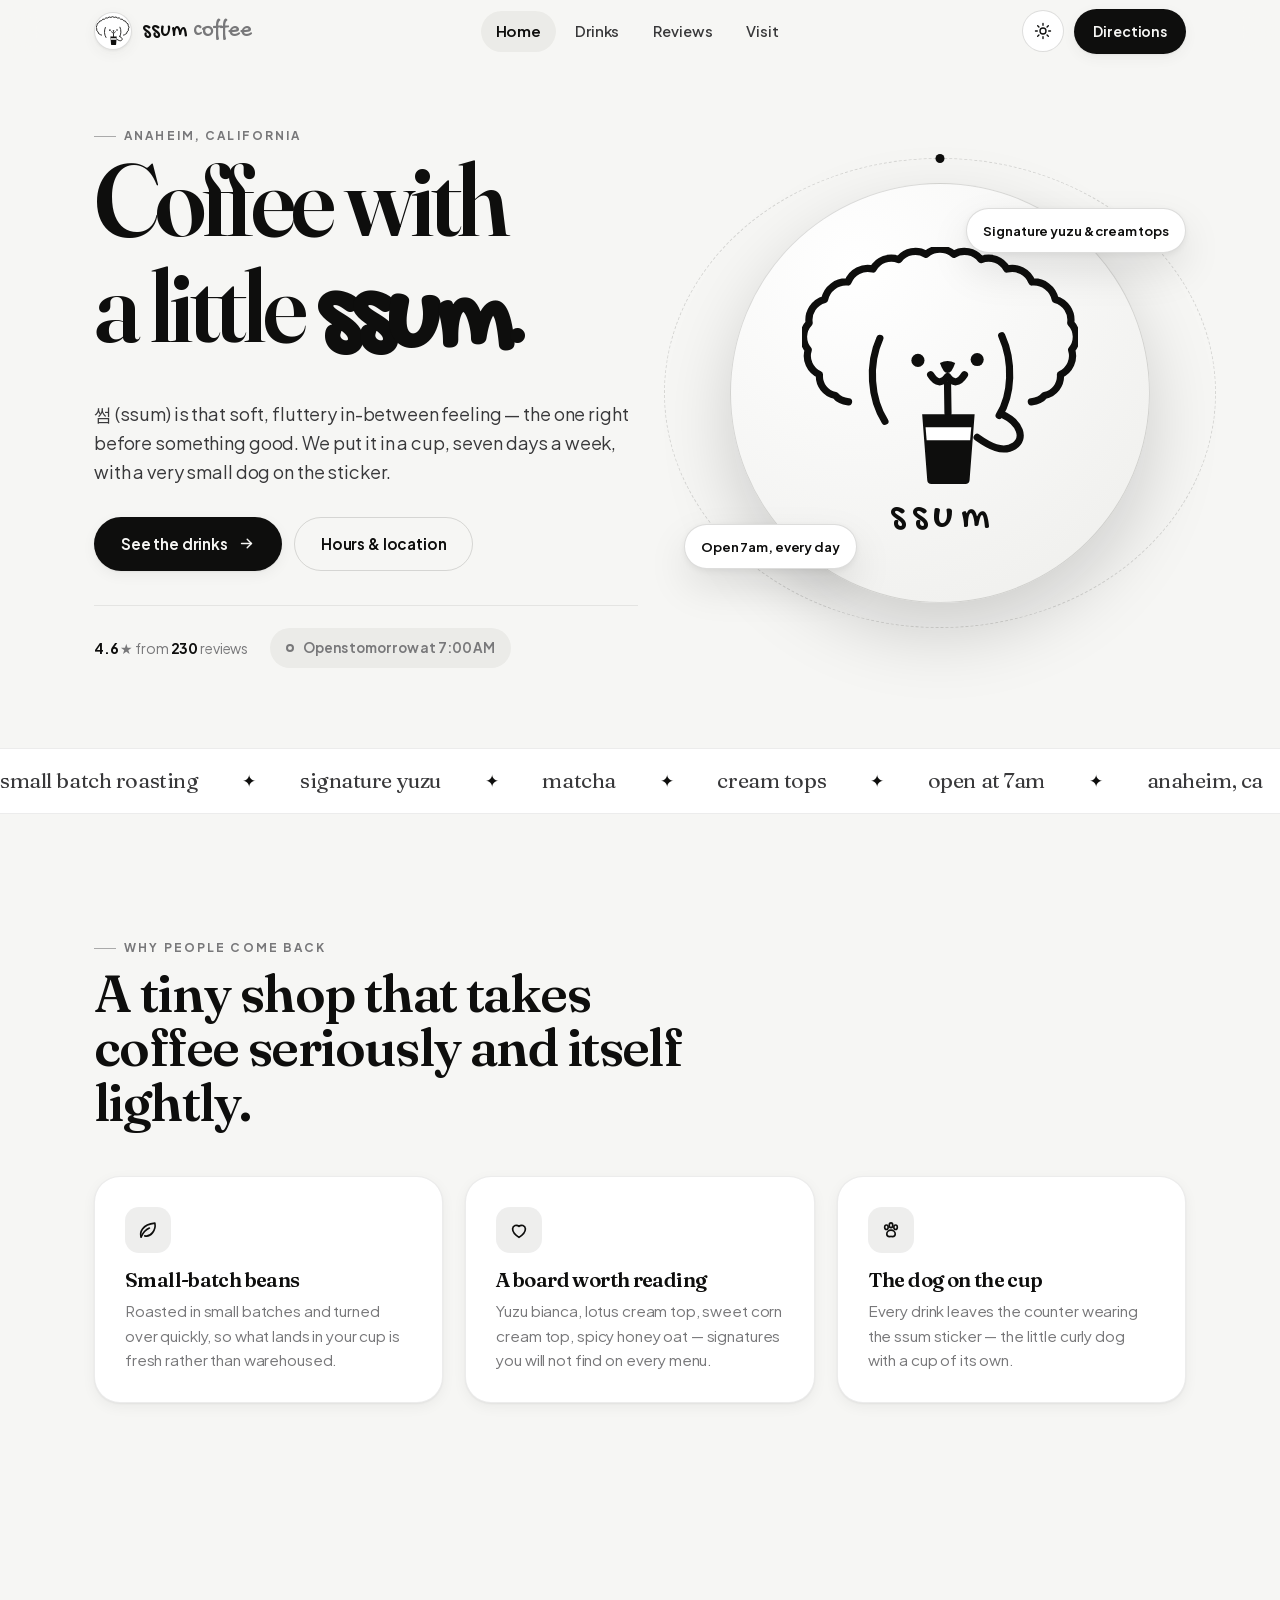
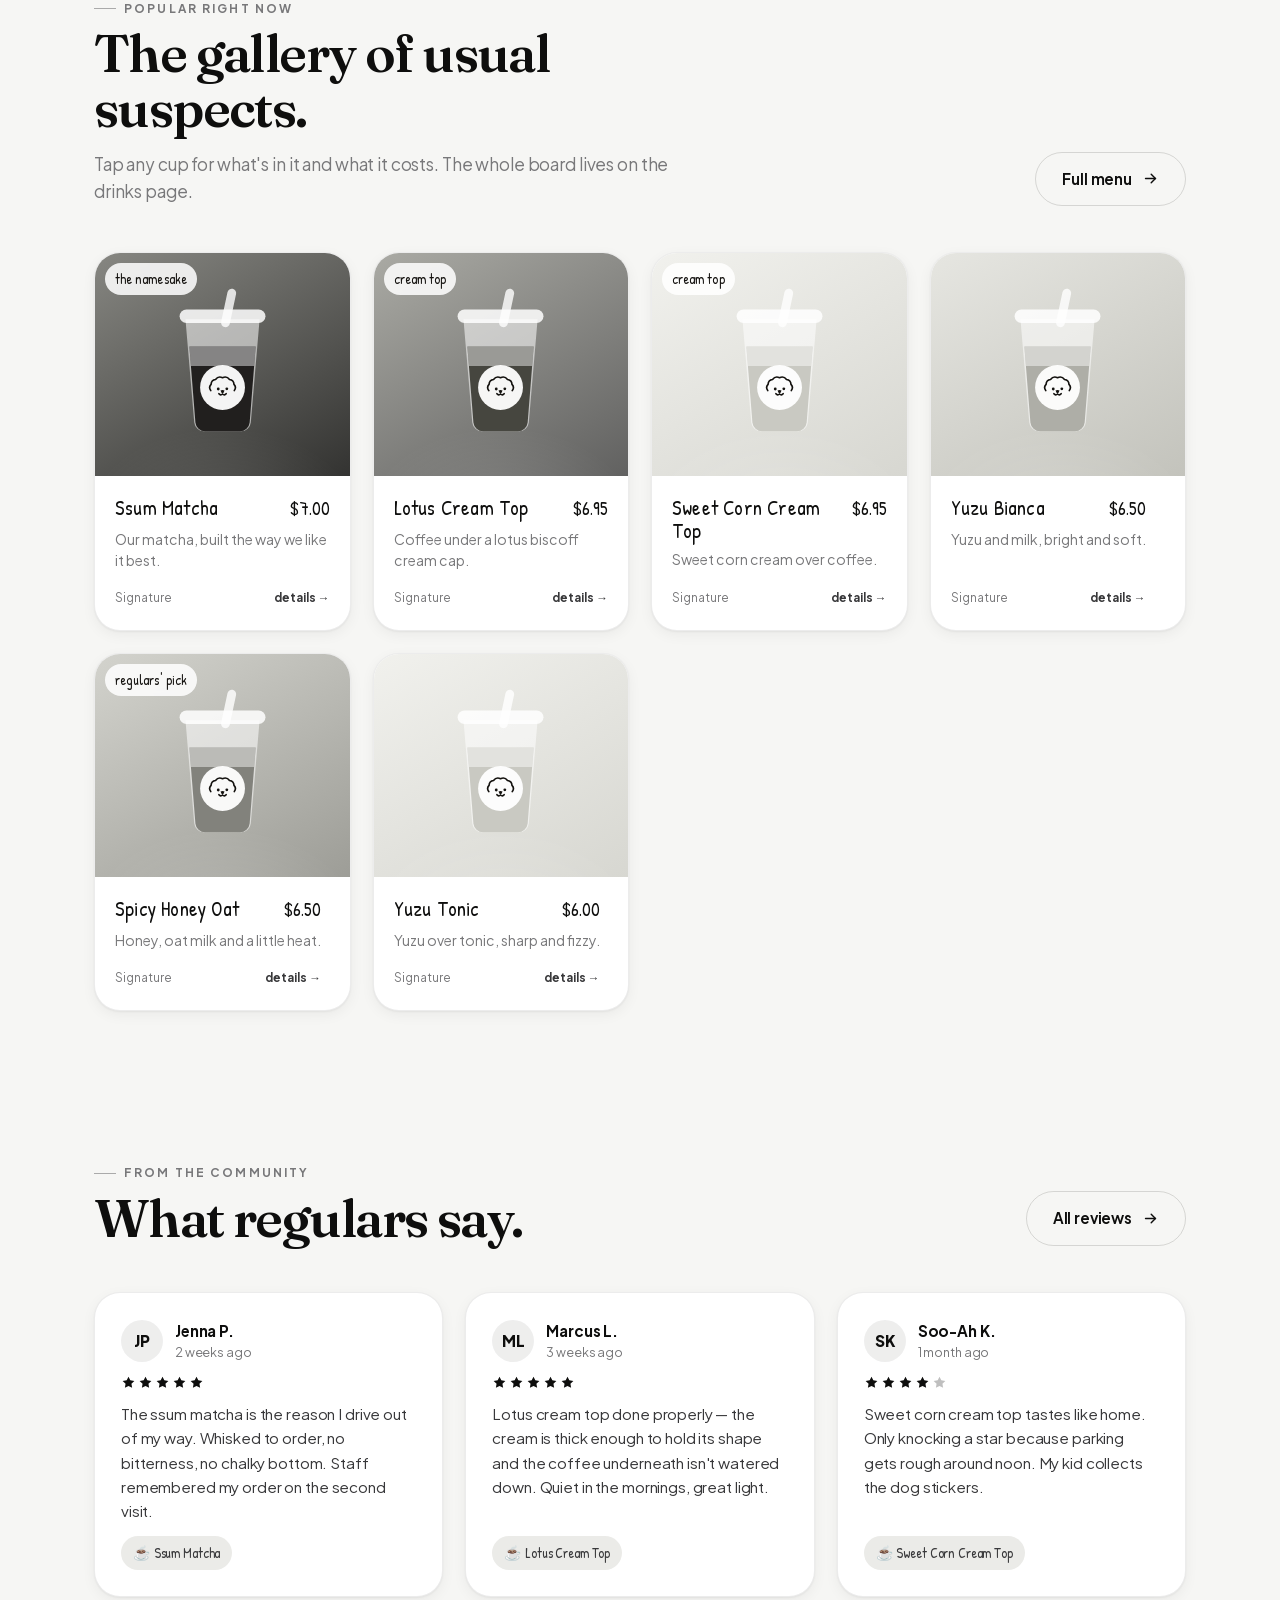
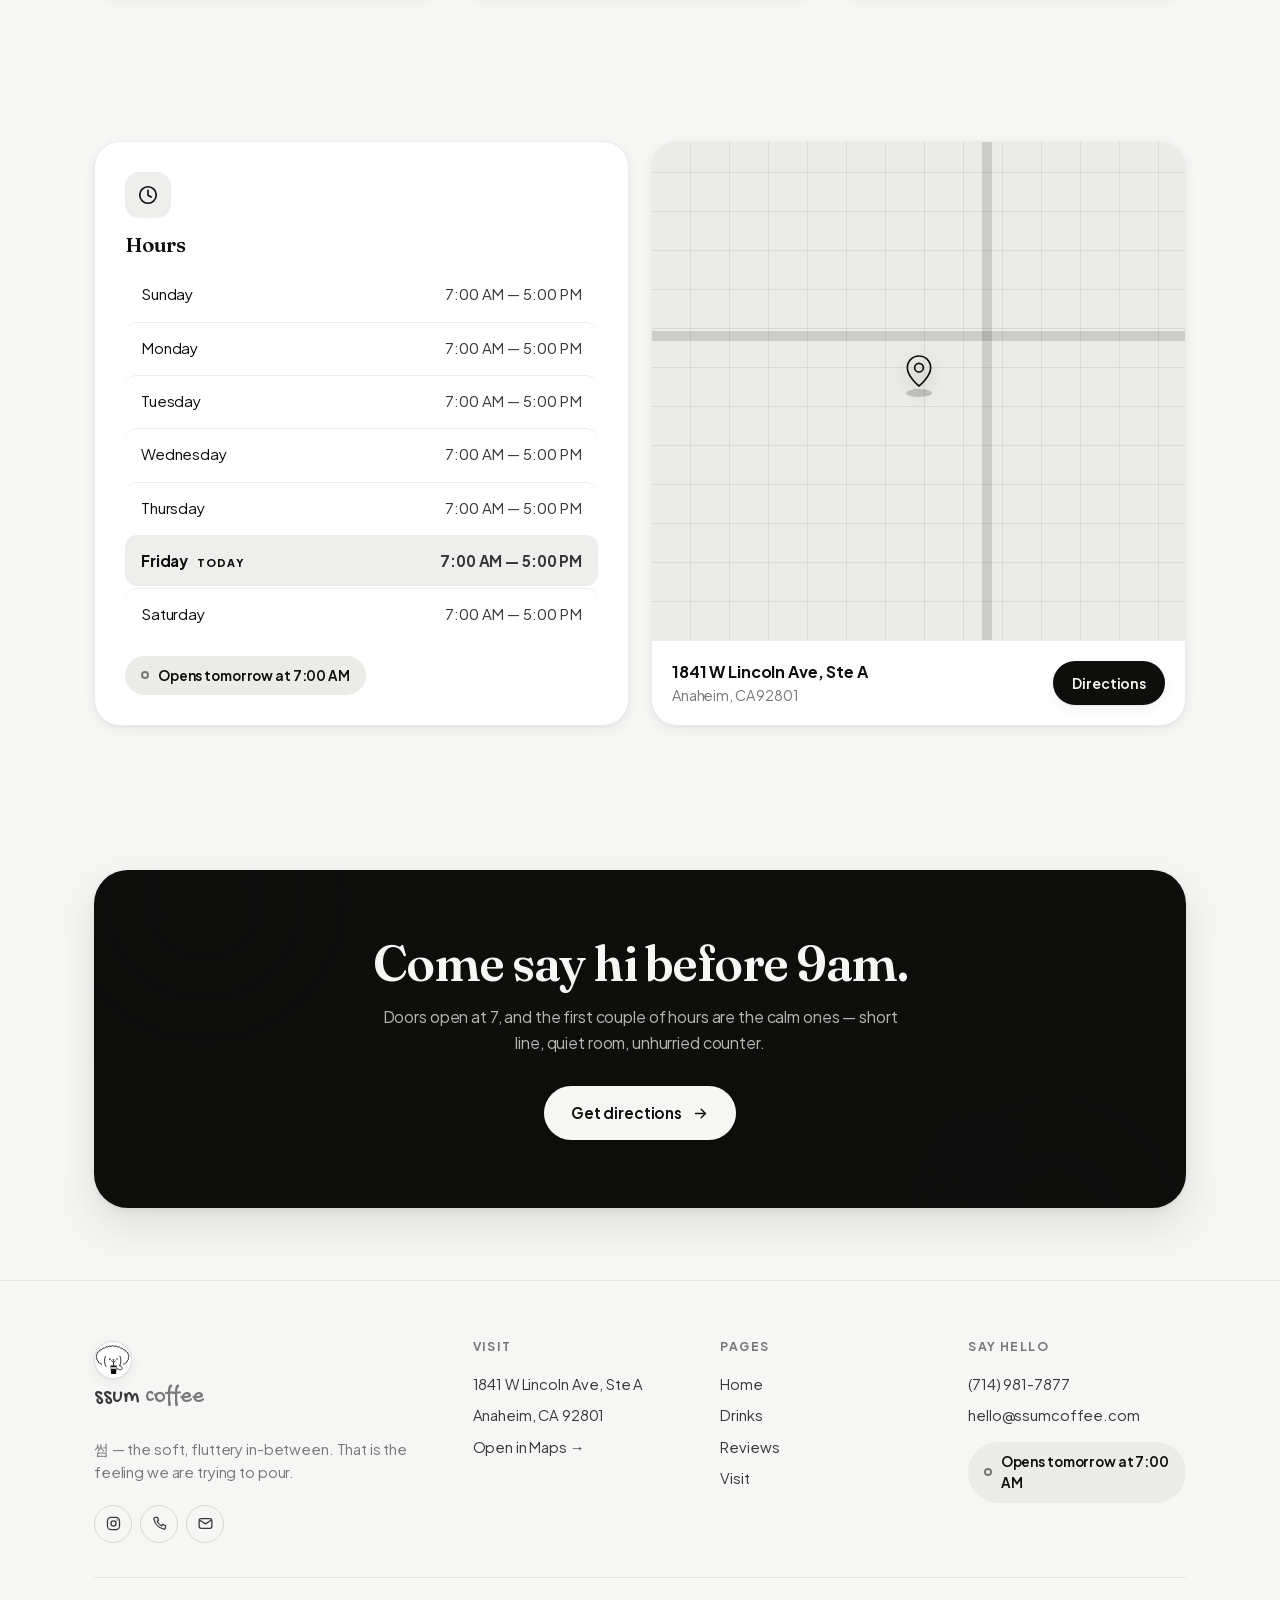
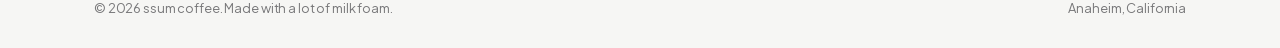
<file: index.html>
<!doctype html>
<html lang="en" data-theme="light">
<head>
  <meta charset="utf-8">
  <meta name="viewport" content="width=device-width, initial-scale=1, viewport-fit=cover">
  <title>ssum coffee — small-batch coffee in Anaheim</title>
  <meta name="description" content="Small-batch coffee, matcha and signature yuzu drinks in Anaheim, CA. Hours, menu and reviews for ssum coffee.">
  <meta name="theme-color" content="#f6f6f4">
  <meta name="apple-mobile-web-app-capable" content="yes">
  <meta name="apple-mobile-web-app-status-bar-style" content="default">
  <meta name="apple-mobile-web-app-title" content="ssum coffee">
  <meta name="format-detection" content="telephone=no">
  <meta property="og:title" content="ssum coffee — small-batch coffee in Anaheim">
  <meta property="og:description" content="Small-batch coffee, matcha and signature yuzu drinks in Anaheim, CA. Hours, menu and reviews for ssum coffee.">
  <meta property="og:type" content="website">
  <link rel="icon" href="assets/img/favicon.svg" type="image/svg+xml">
  <link rel="apple-touch-icon" href="assets/img/favicon.svg">
  <link rel="preload" href="assets/fonts/patrick-hand.woff2" as="font" type="font/woff2" crossorigin>
  <link rel="preload" href="assets/fonts/plus-jakarta-sans.woff2" as="font" type="font/woff2" crossorigin>
  <link rel="stylesheet" href="assets/css/styles.css">
</head>
<body data-page="home">
  <header class="nav">
    <div class="wrap nav__inner">
      <a class="brand" href="index.html" aria-label="ssum coffee — home">
        <span class="brand__mark"><svg xmlns="http://www.w3.org/2000/svg" viewBox="146 150 652 592" role="img" aria-label="ssum coffee dog mark"> <g fill="none" stroke="currentColor" stroke-width="17" stroke-linecap="round" stroke-linejoin="round"> <path d="M 256 516 Q 234 513, 224.9 501.1 A 46.8 46.8 0 0 1 187.2 451.5 A 48.1 48.1 0 0 1 160.8 393.1 A 47.6 47.6 0 0 1 162.9 329.6 A 50.0 50.0 0 0 1 199.4 274.0 A 51.7 51.7 0 0 1 254.7 232.8 A 49.9 49.9 0 0 1 313.9 202.3 A 48.8 48.8 0 0 1 374.9 179.8 A 49.1 49.1 0 0 1 439.1 167.5 A 49.3 49.3 0 0 1 504.9 167.5 A 49.1 49.1 0 0 1 569.1 179.8 A 48.8 48.8 0 0 1 630.1 202.3 A 49.9 49.9 0 0 1 689.3 232.8 A 51.7 51.7 0 0 1 744.6 274.0 A 50.0 50.0 0 0 1 781.1 329.6 A 47.6 47.6 0 0 1 783.2 393.1 A 48.1 48.1 0 0 1 756.8 451.5 A 46.8 46.8 0 0 1 719.1 501.1 Q 710 513, 688 516"/> <!-- cheeks pulled in, so the ears own more of the shape --> <path d="M330 366 C 302 428, 308 508, 342 562"/> <path d="M618 360 C 646 422, 642 500, 612 548"/> <path d="M450 452 Q 470 483, 490 456 Q 510 483, 530 452"/> <path d="M490 476 L 491 543"/> <path d="M620 546 C 662 566, 674 602, 648 620 C 620 638, 588 620, 560 600"/> </g> <g fill="currentColor"> <circle cx="420" cy="418" r="15.5"/> <circle cx="560" cy="416" r="15.5"/> <path d="M472 424 Q 490 415, 508 424 Q 500 448, 490 448 Q 480 448, 472 424 Z"/> <path d="M430 545 h124 l-12 156 a10 10 0 0 1 -10 9 h-80 a10 10 0 0 1 -10 -9 Z"/> </g> <path d="M438 576 h108 l-2.6 31 h-102.8 Z" fill="#fff"/> </svg> </span>
        <span class="brand__name">ssum <span>coffee</span></span>
      </a>
      <nav class="nav__links" aria-label="Primary">
        <a href="index.html" aria-current="page">Home</a>
        <a href="menu.html">Drinks</a>
        <a href="reviews.html">Reviews</a>
        <a href="visit.html">Visit</a>
      </nav>
      <div class="nav__actions">
        <button class="theme-toggle" data-theme-toggle type="button" aria-label="Switch between light and dark"><svg class="icon-sun" viewBox="0 0 24 24" fill="none" stroke="currentColor" stroke-width="1.8" stroke-linecap="round"><circle cx="12" cy="12" r="4"/><path d="M12 2v2.4M12 19.6V22M2 12h2.4M19.6 12H22M4.9 4.9l1.7 1.7M17.4 17.4l1.7 1.7M19.1 4.9l-1.7 1.7M6.6 17.4l-1.7 1.7"/></svg><svg class="icon-moon" viewBox="0 0 24 24" fill="none" stroke="currentColor" stroke-width="1.8" stroke-linecap="round" stroke-linejoin="round"><path d="M20 14.2A8.2 8.2 0 0 1 9.8 4 8.4 8.4 0 1 0 20 14.2z"/></svg></button>
        <a class="btn btn--small" data-maps target="_blank" rel="noopener" href="#">Directions</a>
      </div>
    </div>
  </header>
  <main id="main">
    <section class="hero">
      <div class="wrap hero__grid">
        <div>
          <span class="eyebrow reveal">Anaheim, California</span>
          <h1 class="reveal" data-delay="60">Coffee with<br>a little <em>ssum</em>.</h1>
          <p class="hero__lead reveal" data-delay="120">
            썸 (ssum) is that soft, fluttery in-between feeling — the one right before something good.
            We put it in a cup, seven days a week, with a very small dog on the sticker.
          </p>
          <div class="hero__cta reveal" data-delay="180">
            <a class="btn" href="menu.html">See the drinks <svg viewBox="0 0 24 24" fill="none" stroke="currentColor" stroke-width="2" stroke-linecap="round" stroke-linejoin="round"><path d="M5 12h14"/><path d="M13 6l6 6-6 6"/></svg></a>
            <a class="btn btn--ghost" href="visit.html">Hours &amp; location</a>
          </div>
          <div class="hero__meta reveal" data-delay="240">
            <span><strong data-field="shop-rating">4.6</strong> ★ from <strong data-field="shop-count">230</strong> reviews</span>
            <span class="status" data-status></span>
          </div>
        </div>
        <div class="hero__art reveal" data-delay="120">
          <div class="hero__ring" aria-hidden="true"></div>
          <div class="hero__disc">
            <span class="sticker"><svg class="mark" xmlns="http://www.w3.org/2000/svg" viewBox="146 150 652 592" role="img" aria-label="ssum coffee dog mark"> <g fill="none" stroke="currentColor" stroke-width="17" stroke-linecap="round" stroke-linejoin="round"> <path d="M 256 516 Q 234 513, 224.9 501.1 A 46.8 46.8 0 0 1 187.2 451.5 A 48.1 48.1 0 0 1 160.8 393.1 A 47.6 47.6 0 0 1 162.9 329.6 A 50.0 50.0 0 0 1 199.4 274.0 A 51.7 51.7 0 0 1 254.7 232.8 A 49.9 49.9 0 0 1 313.9 202.3 A 48.8 48.8 0 0 1 374.9 179.8 A 49.1 49.1 0 0 1 439.1 167.5 A 49.3 49.3 0 0 1 504.9 167.5 A 49.1 49.1 0 0 1 569.1 179.8 A 48.8 48.8 0 0 1 630.1 202.3 A 49.9 49.9 0 0 1 689.3 232.8 A 51.7 51.7 0 0 1 744.6 274.0 A 50.0 50.0 0 0 1 781.1 329.6 A 47.6 47.6 0 0 1 783.2 393.1 A 48.1 48.1 0 0 1 756.8 451.5 A 46.8 46.8 0 0 1 719.1 501.1 Q 710 513, 688 516"/> <!-- cheeks pulled in, so the ears own more of the shape --> <path d="M330 366 C 302 428, 308 508, 342 562"/> <path d="M618 360 C 646 422, 642 500, 612 548"/> <path d="M450 452 Q 470 483, 490 456 Q 510 483, 530 452"/> <path d="M490 476 L 491 543"/> <path d="M620 546 C 662 566, 674 602, 648 620 C 620 638, 588 620, 560 600"/> </g> <g fill="currentColor"> <circle cx="420" cy="418" r="15.5"/> <circle cx="560" cy="416" r="15.5"/> <path d="M472 424 Q 490 415, 508 424 Q 500 448, 490 448 Q 480 448, 472 424 Z"/> <path d="M430 545 h124 l-12 156 a10 10 0 0 1 -10 9 h-80 a10 10 0 0 1 -10 -9 Z"/> </g> <path d="M438 576 h108 l-2.6 31 h-102.8 Z" fill="#fff"/> </svg> <span class="sticker__word">ssum</span></span>
          </div>
          <span class="badge-float badge-float--a">Signature yuzu &amp; cream tops</span>
          <span class="badge-float badge-float--b">Open 7am, every day</span>
        </div>
      </div>
    </section>

    <div class="marquee" aria-hidden="true">
      <div class="marquee__track">
        <span>small batch roasting</span><span>signature yuzu</span><span>matcha</span><span>cream tops</span><span>open at 7am</span><span>anaheim, ca</span>
        <span>small batch roasting</span><span>signature yuzu</span><span>matcha</span><span>cream tops</span><span>open at 7am</span><span>anaheim, ca</span>
      </div>
    </div>

    <section class="section wrap">
      <div class="section-head reveal">
        <span class="eyebrow">Why people come back</span>
        <h2>A tiny shop that takes coffee seriously and itself lightly.</h2>
      </div>
      <div class="grid grid--3">
        <article class="card value reveal">
          <span class="value__icon"><svg viewBox="0 0 24 24" fill="none" stroke="currentColor" stroke-width="1.8" stroke-linecap="round" stroke-linejoin="round"><path d="M4.5 19.5C3 15 5 6 19.5 4.5 21 12 15 20 8.5 18.4"/><path d="M4.5 19.5c2-4.6 5.2-7.8 9-9.6"/></svg></span>
          <h3>Small-batch beans</h3>
          <p>Roasted in small batches and turned over quickly, so what lands in your cup is fresh rather than warehoused.</p>
        </article>
        <article class="card value reveal">
          <span class="value__icon"><svg viewBox="0 0 24 24" fill="none" stroke="currentColor" stroke-width="1.8" stroke-linecap="round" stroke-linejoin="round"><path d="M12 20s-7-4.4-7-9.3A4.2 4.2 0 0 1 12 8a4.2 4.2 0 0 1 7 2.7C19 15.6 12 20 12 20z"/></svg></span>
          <h3>A board worth reading</h3>
          <p>Yuzu bianca, lotus cream top, sweet corn cream top, spicy honey oat — signatures you will not find on every menu.</p>
        </article>
        <article class="card value reveal">
          <span class="value__icon"><svg viewBox="0 0 24 24" fill="none" stroke="currentColor" stroke-width="1.8" stroke-linecap="round" stroke-linejoin="round"><ellipse cx="7" cy="9" rx="1.9" ry="2.5"/><ellipse cx="12" cy="6.8" rx="1.9" ry="2.6"/><ellipse cx="17" cy="9" rx="1.9" ry="2.5"/><path d="M12 12.2c2.6 0 4.6 2 4.6 4.1 0 1.7-1.3 2.9-3 2.9-.8 0-1.1-.3-1.6-.3s-.8.3-1.6.3c-1.7 0-3-1.2-3-2.9 0-2.1 2-4.1 4.6-4.1z"/></svg></span>
          <h3>The dog on the cup</h3>
          <p>Every drink leaves the counter wearing the ssum sticker — the little curly dog with a cup of its own.</p>
        </article>
      </div>
    </section>

    <section class="section section--tight wrap" id="popular">
      <div class="section-head section-head--split reveal">
        <div>
          <span class="eyebrow">Popular right now</span>
          <h2>The gallery of usual suspects.</h2>
          <p>Tap any cup for what's in it and what it costs. The whole board lives on the drinks page.</p>
        </div>
        <a class="btn btn--ghost" href="menu.html">Full menu <svg viewBox="0 0 24 24" fill="none" stroke="currentColor" stroke-width="2" stroke-linecap="round" stroke-linejoin="round"><path d="M5 12h14"/><path d="M13 6l6 6-6 6"/></svg></a>
      </div>
      <div class="grid grid--drinks" data-drink-grid data-limit="6"></div>
    </section>

    <section class="section section--tight wrap">
      <div class="section-head section-head--split reveal">
        <div>
          <span class="eyebrow">From the community</span>
          <h2>What regulars say.</h2>
        </div>
        <a class="btn btn--ghost" href="reviews.html">All reviews <svg viewBox="0 0 24 24" fill="none" stroke="currentColor" stroke-width="2" stroke-linecap="round" stroke-linejoin="round"><path d="M5 12h14"/><path d="M13 6l6 6-6 6"/></svg></a>
      </div>
      <div class="grid grid--3" data-reviews data-limit="3"></div>
    </section>

    <section class="section section--tight wrap">
      <div class="grid grid--2">
        <div class="card value reveal">
          <span class="value__icon"><svg viewBox="0 0 24 24" fill="none" stroke="currentColor" stroke-width="1.8" stroke-linecap="round" stroke-linejoin="round"><circle cx="12" cy="12" r="9"/><path d="M12 7v5.2l3.4 2"/></svg></span>
          <h3 style="margin-bottom:14px">Hours</h3>
          <div class="hours" data-hours></div>
          <span class="status" data-status style="margin-top:16px"></span>
        </div>
        <div class="card map-card reveal">
          <div class="map-card__frame">
            <span class="map-card__road" style="left:0;right:0;top:38%;height:10px"></span>
            <span class="map-card__road" style="top:0;bottom:0;left:62%;width:10px"></span>
            <span class="map-card__pin"><svg viewBox="0 0 24 24" fill="none" stroke="currentColor" stroke-linecap="round" stroke-linejoin="round"><path d="M12 21s7-5.6 7-11a7 7 0 1 0-14 0c0 5.4 7 11 7 11z"/><circle cx="12" cy="10" r="2.6"/></svg></span>
          </div>
          <div class="map-card__foot">
            <div>
              <div style="font-weight:700" data-field="shop-street"></div>
              <div style="color:var(--ink-3);font-size:.9rem" data-field="shop-city"></div>
            </div>
            <a class="btn btn--small" data-maps href="#" target="_blank" rel="noopener">Directions</a>
          </div>
        </div>
      </div>
    </section>

    <section class="section section--tight wrap">
      <div class="band reveal">
        <span class="band__glow band__glow--a" aria-hidden="true"></span>
        <span class="band__glow band__glow--b" aria-hidden="true"></span>
        <h2>Come say hi before 9am.</h2>
        <p>Doors open at 7, and the first couple of hours are the calm ones — short line, quiet room, unhurried counter.</p>
        <a class="btn" data-maps href="#" target="_blank" rel="noopener">Get directions <svg viewBox="0 0 24 24" fill="none" stroke="currentColor" stroke-width="2" stroke-linecap="round" stroke-linejoin="round"><path d="M5 12h14"/><path d="M13 6l6 6-6 6"/></svg></a>
      </div>
    </section>
  </main>
  <footer class="footer">
    <div class="wrap">
      <div class="footer__grid">
        <div class="footer__col">
          <a class="brand" href="index.html">
            <span class="brand__mark"><svg xmlns="http://www.w3.org/2000/svg" viewBox="146 150 652 592" role="img" aria-label="ssum coffee dog mark"> <g fill="none" stroke="currentColor" stroke-width="17" stroke-linecap="round" stroke-linejoin="round"> <path d="M 256 516 Q 234 513, 224.9 501.1 A 46.8 46.8 0 0 1 187.2 451.5 A 48.1 48.1 0 0 1 160.8 393.1 A 47.6 47.6 0 0 1 162.9 329.6 A 50.0 50.0 0 0 1 199.4 274.0 A 51.7 51.7 0 0 1 254.7 232.8 A 49.9 49.9 0 0 1 313.9 202.3 A 48.8 48.8 0 0 1 374.9 179.8 A 49.1 49.1 0 0 1 439.1 167.5 A 49.3 49.3 0 0 1 504.9 167.5 A 49.1 49.1 0 0 1 569.1 179.8 A 48.8 48.8 0 0 1 630.1 202.3 A 49.9 49.9 0 0 1 689.3 232.8 A 51.7 51.7 0 0 1 744.6 274.0 A 50.0 50.0 0 0 1 781.1 329.6 A 47.6 47.6 0 0 1 783.2 393.1 A 48.1 48.1 0 0 1 756.8 451.5 A 46.8 46.8 0 0 1 719.1 501.1 Q 710 513, 688 516"/> <!-- cheeks pulled in, so the ears own more of the shape --> <path d="M330 366 C 302 428, 308 508, 342 562"/> <path d="M618 360 C 646 422, 642 500, 612 548"/> <path d="M450 452 Q 470 483, 490 456 Q 510 483, 530 452"/> <path d="M490 476 L 491 543"/> <path d="M620 546 C 662 566, 674 602, 648 620 C 620 638, 588 620, 560 600"/> </g> <g fill="currentColor"> <circle cx="420" cy="418" r="15.5"/> <circle cx="560" cy="416" r="15.5"/> <path d="M472 424 Q 490 415, 508 424 Q 500 448, 490 448 Q 480 448, 472 424 Z"/> <path d="M430 545 h124 l-12 156 a10 10 0 0 1 -10 9 h-80 a10 10 0 0 1 -10 -9 Z"/> </g> <path d="M438 576 h108 l-2.6 31 h-102.8 Z" fill="#fff"/> </svg> </span>
            <span class="brand__name">ssum <span>coffee</span></span>
          </a>
          <p style="margin-top:14px;max-width:34ch;color:var(--ink-3)">썸 — the soft, fluttery in-between. That is the feeling we are trying to pour.</p>
          <div class="social" style="margin-top:16px">
            <a data-instagram href="#" target="_blank" rel="noopener" aria-label="Instagram"><svg viewBox="0 0 24 24" fill="none" stroke="currentColor" stroke-width="1.8"><rect x="3.5" y="3.5" width="17" height="17" rx="5"/><circle cx="12" cy="12" r="3.6"/><circle cx="17" cy="7" r="1" fill="currentColor" stroke="none"/></svg></a>
            <a data-tel href="#" aria-label="Call us"><svg viewBox="0 0 24 24" fill="none" stroke="currentColor" stroke-width="1.8" stroke-linecap="round" stroke-linejoin="round"><path d="M6.2 3.5h3l1.5 4-2 1.4a13 13 0 0 0 6.4 6.4l1.4-2 4 1.5v3a2 2 0 0 1-2.2 2A17.5 17.5 0 0 1 4.2 5.7a2 2 0 0 1 2-2.2z"/></svg></a>
            <a data-mailto href="#" aria-label="Email us"><svg viewBox="0 0 24 24" fill="none" stroke="currentColor" stroke-width="1.8" stroke-linecap="round" stroke-linejoin="round"><rect x="3" y="5" width="18" height="14" rx="3"/><path d="M4 7.5l8 5 8-5"/></svg></a>
          </div>
        </div>
        <div class="footer__col">
          <h4>Visit</h4>
          <p data-field="shop-street"></p>
          <p data-field="shop-city"></p>
          <a data-maps href="#" target="_blank" rel="noopener">Open in Maps →</a>
        </div>
        <div class="footer__col">
          <h4>Pages</h4>
          <a href="index.html">Home</a>
          <a href="menu.html">Drinks</a>
          <a href="reviews.html">Reviews</a>
          <a href="visit.html">Visit</a>
        </div>
        <div class="footer__col">
          <h4>Say hello</h4>
          <a data-tel href="#" data-field="shop-phone"></a>
          <a data-mailto href="#" data-field="shop-email"></a>
          <span class="status" data-status style="margin-top:10px"></span>
        </div>
      </div>
      <div class="footer__bottom">
        <span>© <span data-year></span> ssum coffee. Made with a lot of milk foam.</span>
        <span>Anaheim, California</span>
      </div>
    </div>
  </footer>
  <nav class="tabbar" aria-label="Mobile">
    <div class="tabbar__inner">
      <a href="index.html" aria-current="page"><svg viewBox="0 0 24 24" fill="none" stroke="currentColor" stroke-linecap="round" stroke-linejoin="round"><path d="M3 10.5L12 3l9 7.5"/><path d="M5 9.8V20h14V9.8"/><path d="M9.5 20v-6h5v6"/></svg><span>Home</span></a>
      <a href="menu.html"><svg viewBox="0 0 24 24" fill="none" stroke="currentColor" stroke-linecap="round" stroke-linejoin="round"><path d="M5 8h13l-1.3 11.2A2 2 0 0 1 14.7 21H8.3a2 2 0 0 1-2-1.8L5 8z"/><path d="M18 10.5h1.6a2.4 2.4 0 0 1 0 4.8H17.6"/><path d="M8.5 2.5c-.8 1 .8 1.8 0 2.8M12.5 2.5c-.8 1 .8 1.8 0 2.8"/></svg><span>Drinks</span></a>
      <a href="reviews.html"><svg viewBox="0 0 24 24" fill="none" stroke="currentColor" stroke-linecap="round" stroke-linejoin="round"><path d="M12 3.4l2.7 5.5 6 .9-4.35 4.25L17.4 20 12 17.2 6.6 20l1.05-5.95L3.3 9.8l6-.9L12 3.4z"/></svg><span>Reviews</span></a>
      <a href="visit.html"><svg viewBox="0 0 24 24" fill="none" stroke="currentColor" stroke-linecap="round" stroke-linejoin="round"><path d="M12 21s7-5.6 7-11a7 7 0 1 0-14 0c0 5.4 7 11 7 11z"/><circle cx="12" cy="10" r="2.6"/></svg><span>Visit</span></a>
    </div>
  </nav>
  <div class="modal" data-modal aria-hidden="true" role="dialog" aria-modal="true" aria-labelledby="modal-title">
    <div class="modal__panel">
      <button class="modal__close" data-modal-close type="button" aria-label="Close"><svg viewBox="0 0 24 24" fill="none" stroke="currentColor" stroke-width="2" stroke-linecap="round"><path d="M6 6l12 12M18 6L6 18"/></svg></button>
      <div class="modal__grab" aria-hidden="true"></div>
      <div class="modal__art" data-modal-art></div>
      <div class="modal__body">
        <h3 id="modal-title" data-modal-title></h3>
        <p class="modal__price" data-modal-price></p>
        <p class="modal__desc" data-modal-desc></p>
        <ul class="modal__list" data-modal-specs></ul>
      </div>
      <div class="modal__actions">
        <a class="btn btn--block" data-maps href="#" target="_blank" rel="noopener">Order in store</a>
        <button class="btn btn--ghost" data-modal-close type="button">Close</button>
      </div>
    </div>
  </div>
  <script src="assets/js/site-data.js"></script>
  <script src="assets/js/app.js"></script>
</body>
</html>
</file>
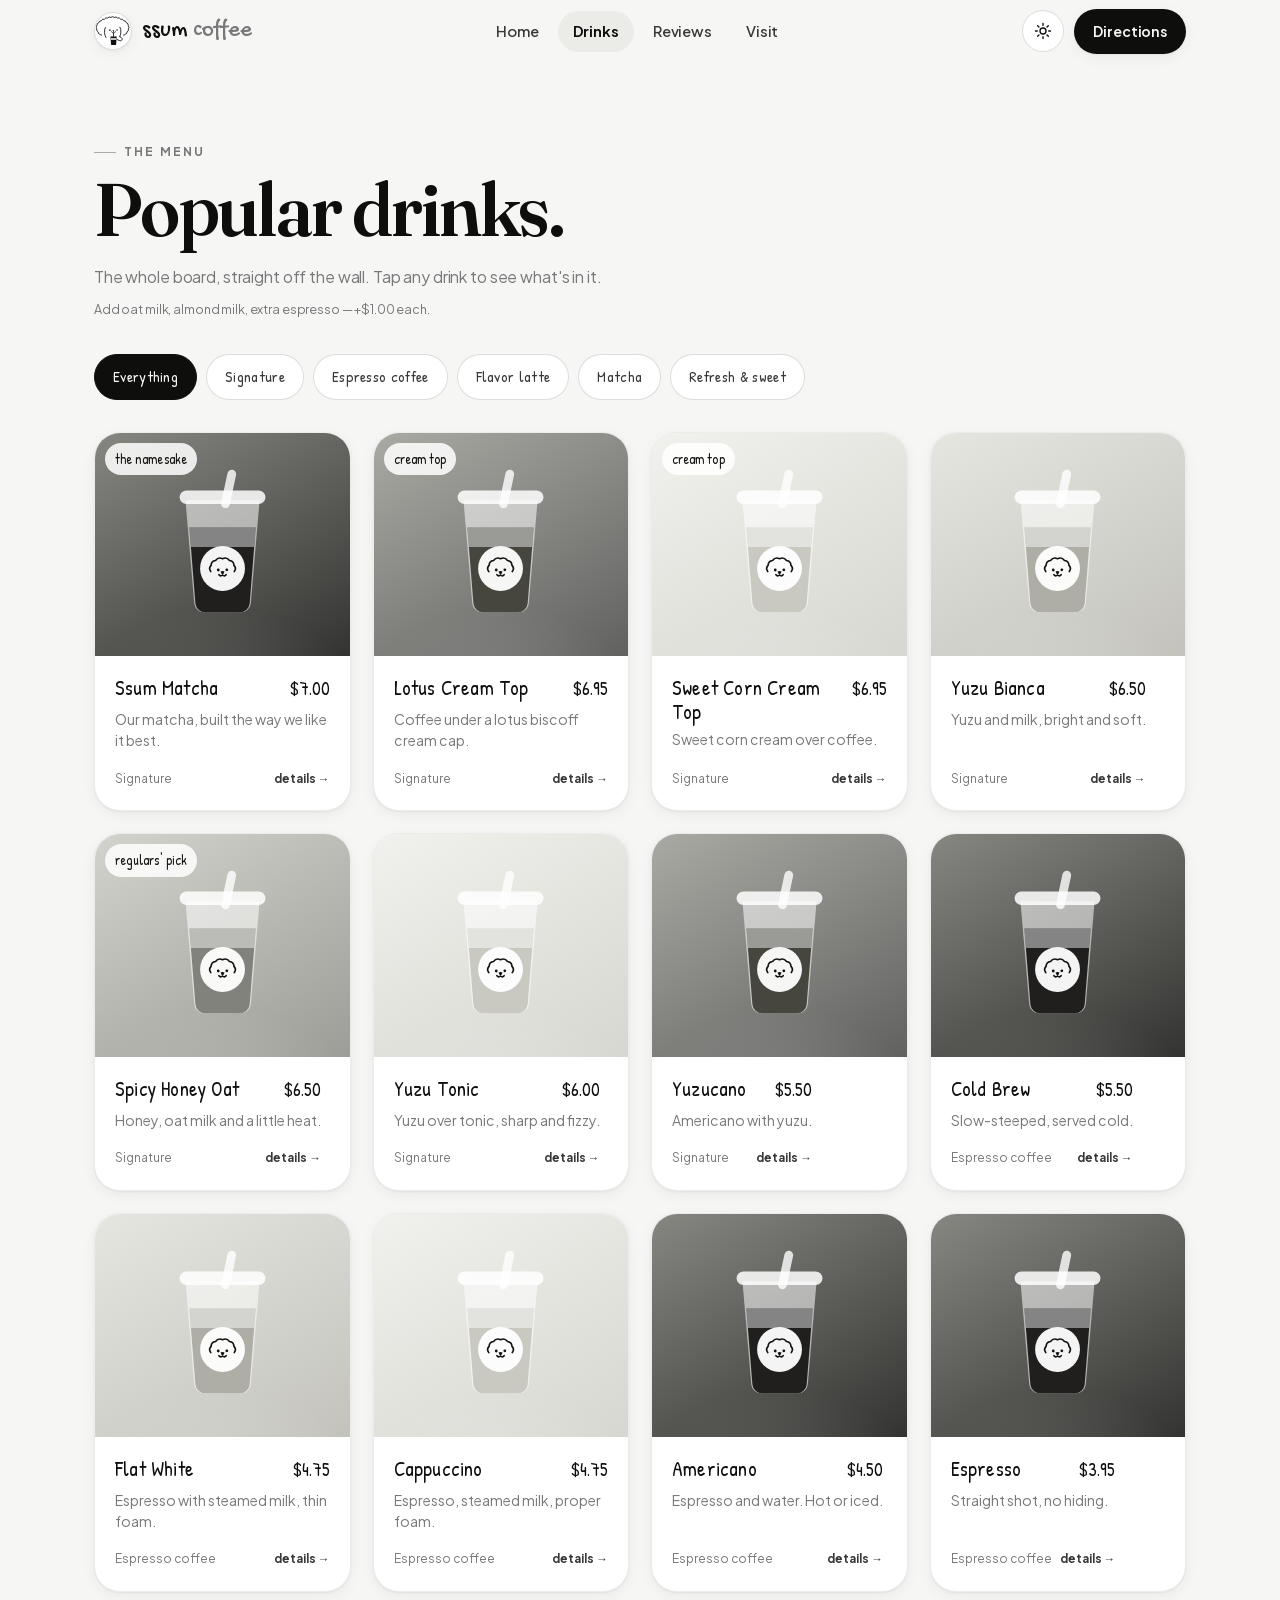
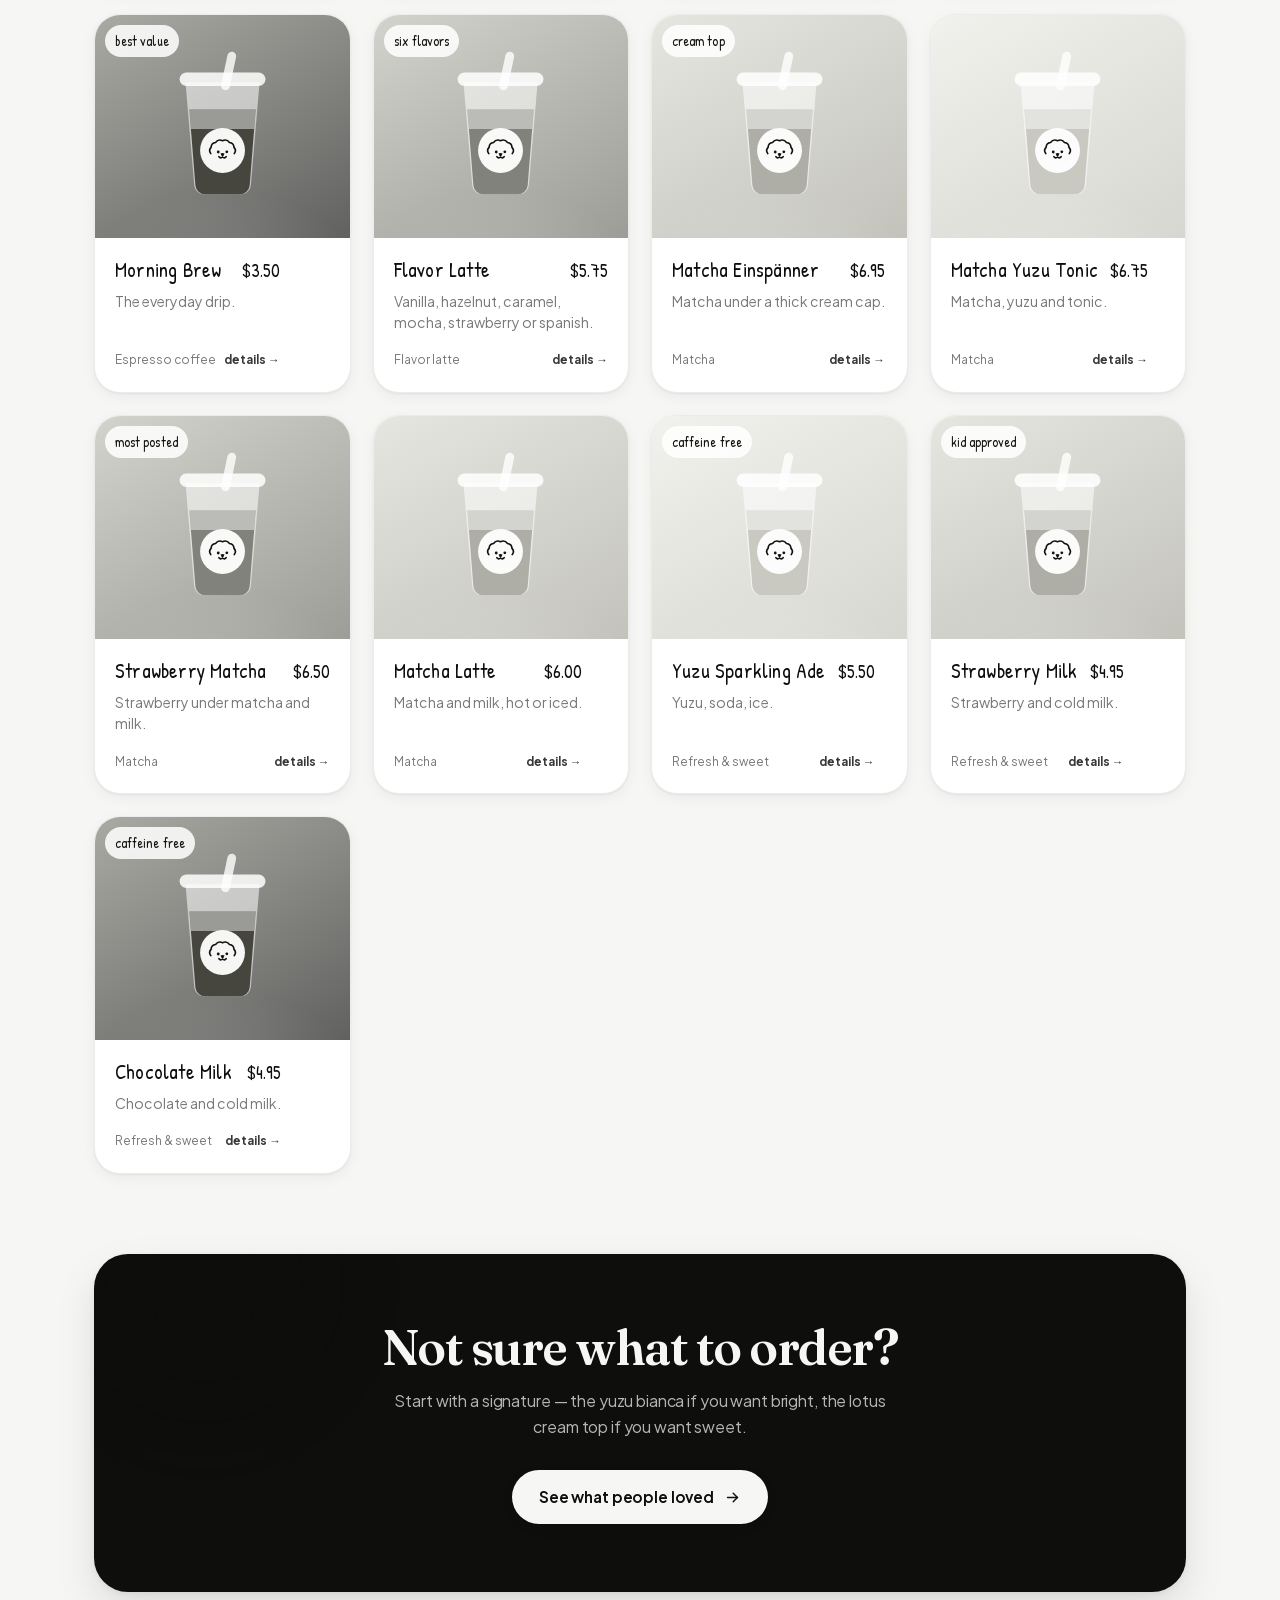
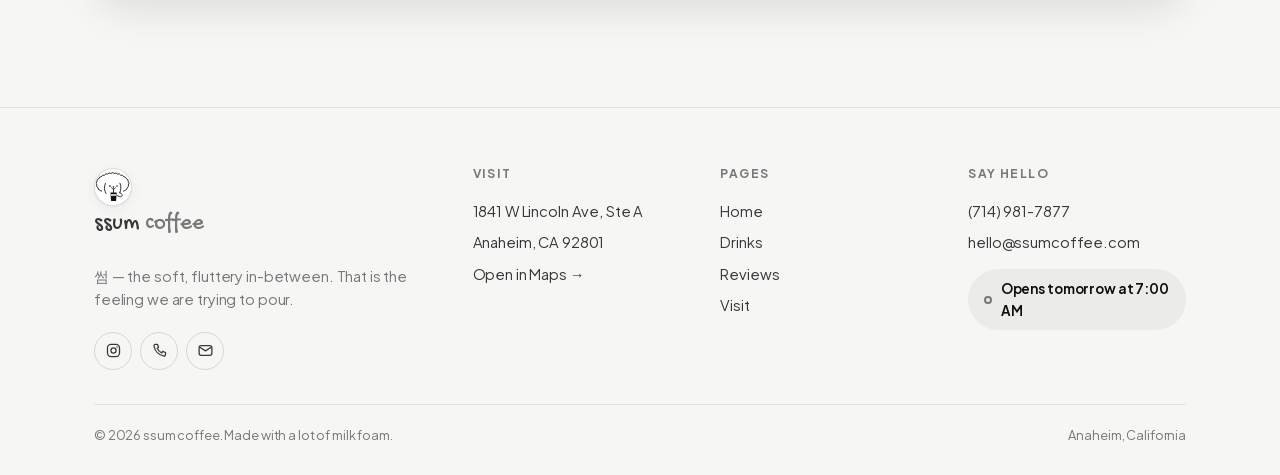
<file: menu.html>
<!doctype html>
<html lang="en" data-theme="light">
<head>
  <meta charset="utf-8">
  <meta name="viewport" content="width=device-width, initial-scale=1, viewport-fit=cover">
  <title>Drinks — ssum coffee</title>
  <meta name="description" content="The full ssum coffee menu: signature yuzu and cream-top drinks, espresso, flavour lattes, matcha and sweet refreshers.">
  <meta name="theme-color" content="#f6f6f4">
  <meta name="apple-mobile-web-app-capable" content="yes">
  <meta name="apple-mobile-web-app-status-bar-style" content="default">
  <meta name="apple-mobile-web-app-title" content="ssum coffee">
  <meta name="format-detection" content="telephone=no">
  <meta property="og:title" content="Drinks — ssum coffee">
  <meta property="og:description" content="The full ssum coffee menu: signature yuzu and cream-top drinks, espresso, flavour lattes, matcha and sweet refreshers.">
  <meta property="og:type" content="website">
  <link rel="icon" href="assets/img/favicon.svg" type="image/svg+xml">
  <link rel="apple-touch-icon" href="assets/img/favicon.svg">
  <link rel="preload" href="assets/fonts/patrick-hand.woff2" as="font" type="font/woff2" crossorigin>
  <link rel="preload" href="assets/fonts/plus-jakarta-sans.woff2" as="font" type="font/woff2" crossorigin>
  <link rel="stylesheet" href="assets/css/styles.css">
</head>
<body data-page="menu">
  <header class="nav">
    <div class="wrap nav__inner">
      <a class="brand" href="index.html" aria-label="ssum coffee — home">
        <span class="brand__mark"><svg xmlns="http://www.w3.org/2000/svg" viewBox="146 150 652 592" role="img" aria-label="ssum coffee dog mark"> <g fill="none" stroke="currentColor" stroke-width="17" stroke-linecap="round" stroke-linejoin="round"> <path d="M 256 516 Q 234 513, 224.9 501.1 A 46.8 46.8 0 0 1 187.2 451.5 A 48.1 48.1 0 0 1 160.8 393.1 A 47.6 47.6 0 0 1 162.9 329.6 A 50.0 50.0 0 0 1 199.4 274.0 A 51.7 51.7 0 0 1 254.7 232.8 A 49.9 49.9 0 0 1 313.9 202.3 A 48.8 48.8 0 0 1 374.9 179.8 A 49.1 49.1 0 0 1 439.1 167.5 A 49.3 49.3 0 0 1 504.9 167.5 A 49.1 49.1 0 0 1 569.1 179.8 A 48.8 48.8 0 0 1 630.1 202.3 A 49.9 49.9 0 0 1 689.3 232.8 A 51.7 51.7 0 0 1 744.6 274.0 A 50.0 50.0 0 0 1 781.1 329.6 A 47.6 47.6 0 0 1 783.2 393.1 A 48.1 48.1 0 0 1 756.8 451.5 A 46.8 46.8 0 0 1 719.1 501.1 Q 710 513, 688 516"/> <!-- cheeks pulled in, so the ears own more of the shape --> <path d="M330 366 C 302 428, 308 508, 342 562"/> <path d="M618 360 C 646 422, 642 500, 612 548"/> <path d="M450 452 Q 470 483, 490 456 Q 510 483, 530 452"/> <path d="M490 476 L 491 543"/> <path d="M620 546 C 662 566, 674 602, 648 620 C 620 638, 588 620, 560 600"/> </g> <g fill="currentColor"> <circle cx="420" cy="418" r="15.5"/> <circle cx="560" cy="416" r="15.5"/> <path d="M472 424 Q 490 415, 508 424 Q 500 448, 490 448 Q 480 448, 472 424 Z"/> <path d="M430 545 h124 l-12 156 a10 10 0 0 1 -10 9 h-80 a10 10 0 0 1 -10 -9 Z"/> </g> <path d="M438 576 h108 l-2.6 31 h-102.8 Z" fill="#fff"/> </svg> </span>
        <span class="brand__name">ssum <span>coffee</span></span>
      </a>
      <nav class="nav__links" aria-label="Primary">
        <a href="index.html">Home</a>
        <a href="menu.html" aria-current="page">Drinks</a>
        <a href="reviews.html">Reviews</a>
        <a href="visit.html">Visit</a>
      </nav>
      <div class="nav__actions">
        <button class="theme-toggle" data-theme-toggle type="button" aria-label="Switch between light and dark"><svg class="icon-sun" viewBox="0 0 24 24" fill="none" stroke="currentColor" stroke-width="1.8" stroke-linecap="round"><circle cx="12" cy="12" r="4"/><path d="M12 2v2.4M12 19.6V22M2 12h2.4M19.6 12H22M4.9 4.9l1.7 1.7M17.4 17.4l1.7 1.7M19.1 4.9l-1.7 1.7M6.6 17.4l-1.7 1.7"/></svg><svg class="icon-moon" viewBox="0 0 24 24" fill="none" stroke="currentColor" stroke-width="1.8" stroke-linecap="round" stroke-linejoin="round"><path d="M20 14.2A8.2 8.2 0 0 1 9.8 4 8.4 8.4 0 1 0 20 14.2z"/></svg></button>
        <a class="btn btn--small" data-maps target="_blank" rel="noopener" href="#">Directions</a>
      </div>
    </div>
  </header>
  <main id="main">
    <section class="page-head wrap">
      <span class="eyebrow reveal">The menu</span>
      <h1 class="reveal" data-delay="60">Popular drinks.</h1>
      <p class="reveal" data-delay="120">The whole board, straight off the wall. Tap any drink to see what's in it.</p>
      <p class="form-note reveal" data-delay="160" data-addons style="margin-top:10px"></p>
    </section>

    <section class="wrap" style="padding-bottom:clamp(56px,9vw,116px)">
      <div class="filters reveal" data-filters role="group" aria-label="Filter drinks"></div>
      <div class="grid grid--drinks" data-drink-grid></div>
      <div class="empty" data-drink-empty hidden>
        <p>Nothing in that category yet — check back next season.</p>
      </div>

      <div class="band reveal" style="margin-top:clamp(46px,7vw,80px)">
        <span class="band__glow band__glow--a" aria-hidden="true"></span>
        <h2>Not sure what to order?</h2>
        <p>Start with a signature — the yuzu bianca if you want bright, the lotus cream top if you want sweet.</p>
        <a class="btn" href="reviews.html">See what people loved <svg viewBox="0 0 24 24" fill="none" stroke="currentColor" stroke-width="2" stroke-linecap="round" stroke-linejoin="round"><path d="M5 12h14"/><path d="M13 6l6 6-6 6"/></svg></a>
      </div>
    </section>
  </main>
  <footer class="footer">
    <div class="wrap">
      <div class="footer__grid">
        <div class="footer__col">
          <a class="brand" href="index.html">
            <span class="brand__mark"><svg xmlns="http://www.w3.org/2000/svg" viewBox="146 150 652 592" role="img" aria-label="ssum coffee dog mark"> <g fill="none" stroke="currentColor" stroke-width="17" stroke-linecap="round" stroke-linejoin="round"> <path d="M 256 516 Q 234 513, 224.9 501.1 A 46.8 46.8 0 0 1 187.2 451.5 A 48.1 48.1 0 0 1 160.8 393.1 A 47.6 47.6 0 0 1 162.9 329.6 A 50.0 50.0 0 0 1 199.4 274.0 A 51.7 51.7 0 0 1 254.7 232.8 A 49.9 49.9 0 0 1 313.9 202.3 A 48.8 48.8 0 0 1 374.9 179.8 A 49.1 49.1 0 0 1 439.1 167.5 A 49.3 49.3 0 0 1 504.9 167.5 A 49.1 49.1 0 0 1 569.1 179.8 A 48.8 48.8 0 0 1 630.1 202.3 A 49.9 49.9 0 0 1 689.3 232.8 A 51.7 51.7 0 0 1 744.6 274.0 A 50.0 50.0 0 0 1 781.1 329.6 A 47.6 47.6 0 0 1 783.2 393.1 A 48.1 48.1 0 0 1 756.8 451.5 A 46.8 46.8 0 0 1 719.1 501.1 Q 710 513, 688 516"/> <!-- cheeks pulled in, so the ears own more of the shape --> <path d="M330 366 C 302 428, 308 508, 342 562"/> <path d="M618 360 C 646 422, 642 500, 612 548"/> <path d="M450 452 Q 470 483, 490 456 Q 510 483, 530 452"/> <path d="M490 476 L 491 543"/> <path d="M620 546 C 662 566, 674 602, 648 620 C 620 638, 588 620, 560 600"/> </g> <g fill="currentColor"> <circle cx="420" cy="418" r="15.5"/> <circle cx="560" cy="416" r="15.5"/> <path d="M472 424 Q 490 415, 508 424 Q 500 448, 490 448 Q 480 448, 472 424 Z"/> <path d="M430 545 h124 l-12 156 a10 10 0 0 1 -10 9 h-80 a10 10 0 0 1 -10 -9 Z"/> </g> <path d="M438 576 h108 l-2.6 31 h-102.8 Z" fill="#fff"/> </svg> </span>
            <span class="brand__name">ssum <span>coffee</span></span>
          </a>
          <p style="margin-top:14px;max-width:34ch;color:var(--ink-3)">썸 — the soft, fluttery in-between. That is the feeling we are trying to pour.</p>
          <div class="social" style="margin-top:16px">
            <a data-instagram href="#" target="_blank" rel="noopener" aria-label="Instagram"><svg viewBox="0 0 24 24" fill="none" stroke="currentColor" stroke-width="1.8"><rect x="3.5" y="3.5" width="17" height="17" rx="5"/><circle cx="12" cy="12" r="3.6"/><circle cx="17" cy="7" r="1" fill="currentColor" stroke="none"/></svg></a>
            <a data-tel href="#" aria-label="Call us"><svg viewBox="0 0 24 24" fill="none" stroke="currentColor" stroke-width="1.8" stroke-linecap="round" stroke-linejoin="round"><path d="M6.2 3.5h3l1.5 4-2 1.4a13 13 0 0 0 6.4 6.4l1.4-2 4 1.5v3a2 2 0 0 1-2.2 2A17.5 17.5 0 0 1 4.2 5.7a2 2 0 0 1 2-2.2z"/></svg></a>
            <a data-mailto href="#" aria-label="Email us"><svg viewBox="0 0 24 24" fill="none" stroke="currentColor" stroke-width="1.8" stroke-linecap="round" stroke-linejoin="round"><rect x="3" y="5" width="18" height="14" rx="3"/><path d="M4 7.5l8 5 8-5"/></svg></a>
          </div>
        </div>
        <div class="footer__col">
          <h4>Visit</h4>
          <p data-field="shop-street"></p>
          <p data-field="shop-city"></p>
          <a data-maps href="#" target="_blank" rel="noopener">Open in Maps →</a>
        </div>
        <div class="footer__col">
          <h4>Pages</h4>
          <a href="index.html">Home</a>
          <a href="menu.html">Drinks</a>
          <a href="reviews.html">Reviews</a>
          <a href="visit.html">Visit</a>
        </div>
        <div class="footer__col">
          <h4>Say hello</h4>
          <a data-tel href="#" data-field="shop-phone"></a>
          <a data-mailto href="#" data-field="shop-email"></a>
          <span class="status" data-status style="margin-top:10px"></span>
        </div>
      </div>
      <div class="footer__bottom">
        <span>© <span data-year></span> ssum coffee. Made with a lot of milk foam.</span>
        <span>Anaheim, California</span>
      </div>
    </div>
  </footer>
  <nav class="tabbar" aria-label="Mobile">
    <div class="tabbar__inner">
      <a href="index.html"><svg viewBox="0 0 24 24" fill="none" stroke="currentColor" stroke-linecap="round" stroke-linejoin="round"><path d="M3 10.5L12 3l9 7.5"/><path d="M5 9.8V20h14V9.8"/><path d="M9.5 20v-6h5v6"/></svg><span>Home</span></a>
      <a href="menu.html" aria-current="page"><svg viewBox="0 0 24 24" fill="none" stroke="currentColor" stroke-linecap="round" stroke-linejoin="round"><path d="M5 8h13l-1.3 11.2A2 2 0 0 1 14.7 21H8.3a2 2 0 0 1-2-1.8L5 8z"/><path d="M18 10.5h1.6a2.4 2.4 0 0 1 0 4.8H17.6"/><path d="M8.5 2.5c-.8 1 .8 1.8 0 2.8M12.5 2.5c-.8 1 .8 1.8 0 2.8"/></svg><span>Drinks</span></a>
      <a href="reviews.html"><svg viewBox="0 0 24 24" fill="none" stroke="currentColor" stroke-linecap="round" stroke-linejoin="round"><path d="M12 3.4l2.7 5.5 6 .9-4.35 4.25L17.4 20 12 17.2 6.6 20l1.05-5.95L3.3 9.8l6-.9L12 3.4z"/></svg><span>Reviews</span></a>
      <a href="visit.html"><svg viewBox="0 0 24 24" fill="none" stroke="currentColor" stroke-linecap="round" stroke-linejoin="round"><path d="M12 21s7-5.6 7-11a7 7 0 1 0-14 0c0 5.4 7 11 7 11z"/><circle cx="12" cy="10" r="2.6"/></svg><span>Visit</span></a>
    </div>
  </nav>
  <div class="modal" data-modal aria-hidden="true" role="dialog" aria-modal="true" aria-labelledby="modal-title">
    <div class="modal__panel">
      <button class="modal__close" data-modal-close type="button" aria-label="Close"><svg viewBox="0 0 24 24" fill="none" stroke="currentColor" stroke-width="2" stroke-linecap="round"><path d="M6 6l12 12M18 6L6 18"/></svg></button>
      <div class="modal__grab" aria-hidden="true"></div>
      <div class="modal__art" data-modal-art></div>
      <div class="modal__body">
        <h3 id="modal-title" data-modal-title></h3>
        <p class="modal__price" data-modal-price></p>
        <p class="modal__desc" data-modal-desc></p>
        <ul class="modal__list" data-modal-specs></ul>
      </div>
      <div class="modal__actions">
        <a class="btn btn--block" data-maps href="#" target="_blank" rel="noopener">Order in store</a>
        <button class="btn btn--ghost" data-modal-close type="button">Close</button>
      </div>
    </div>
  </div>
  <script src="assets/js/site-data.js"></script>
  <script src="assets/js/app.js"></script>
</body>
</html>
</file>
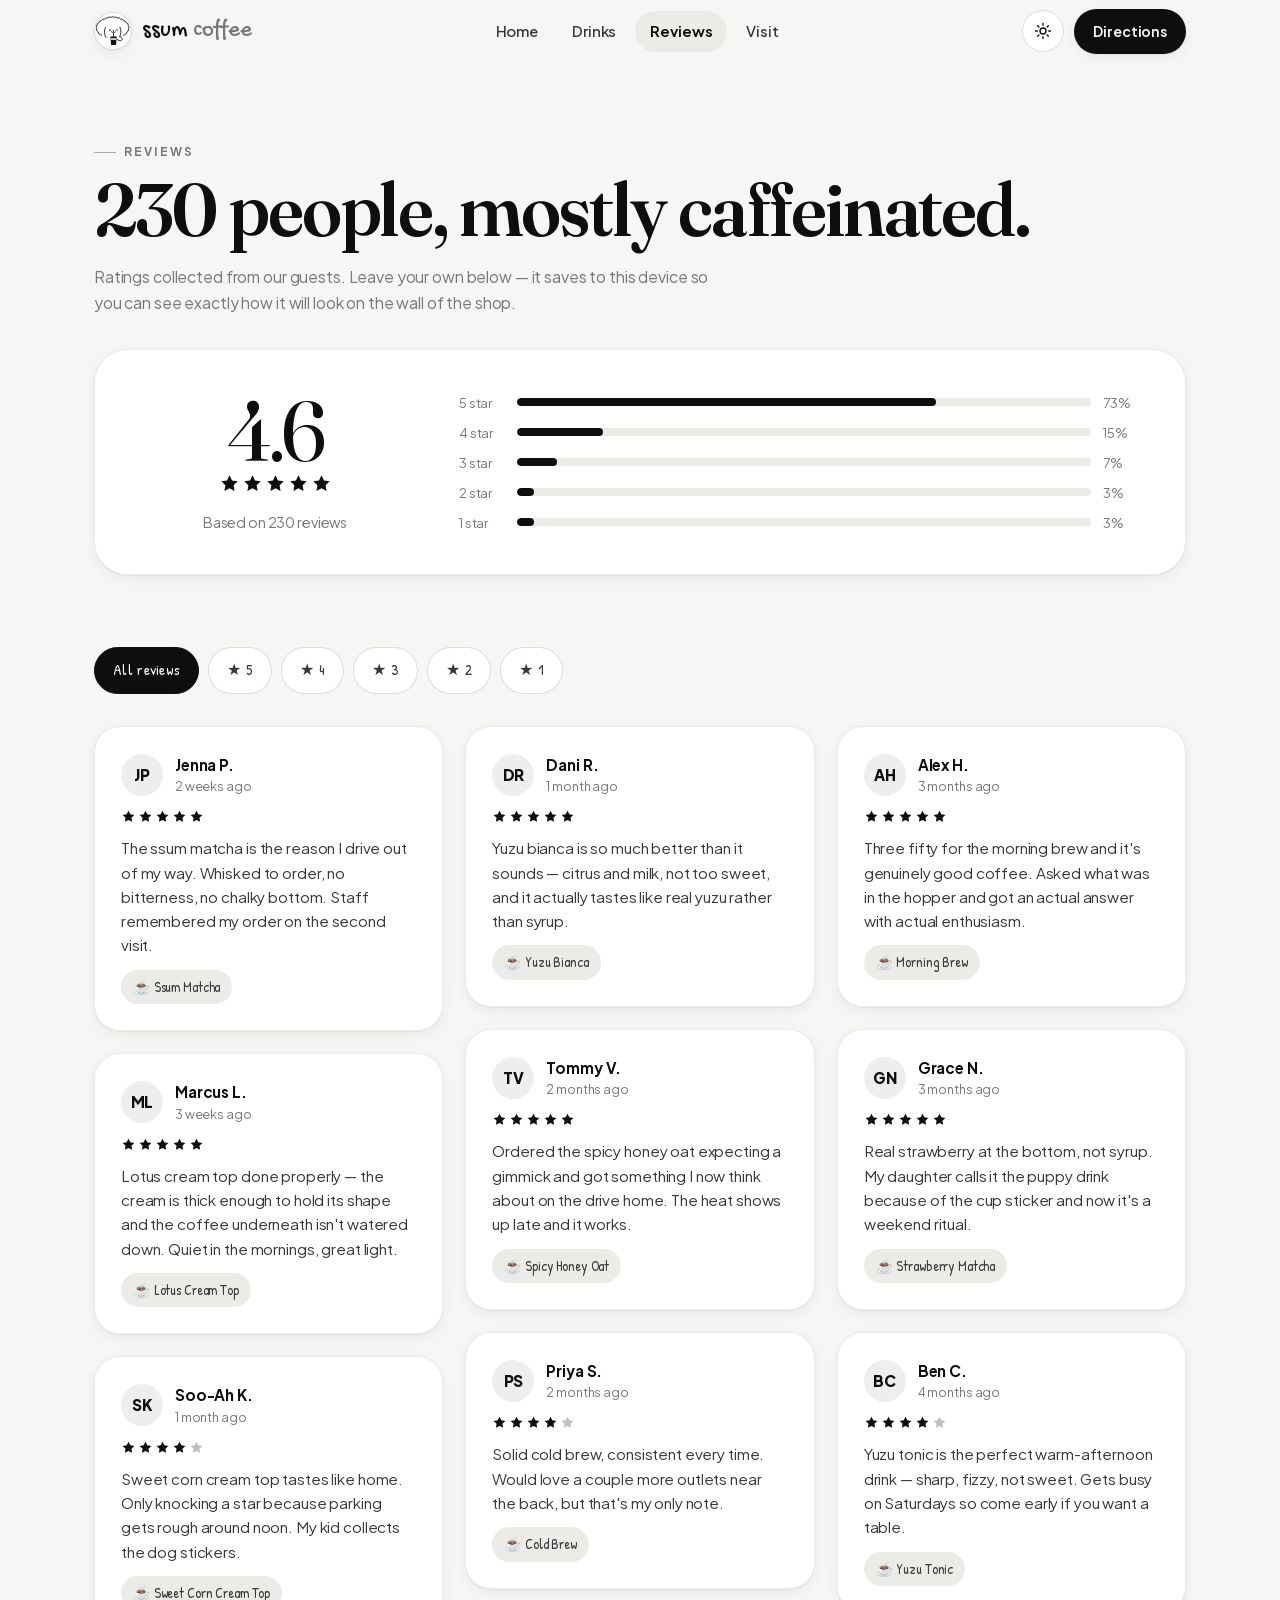
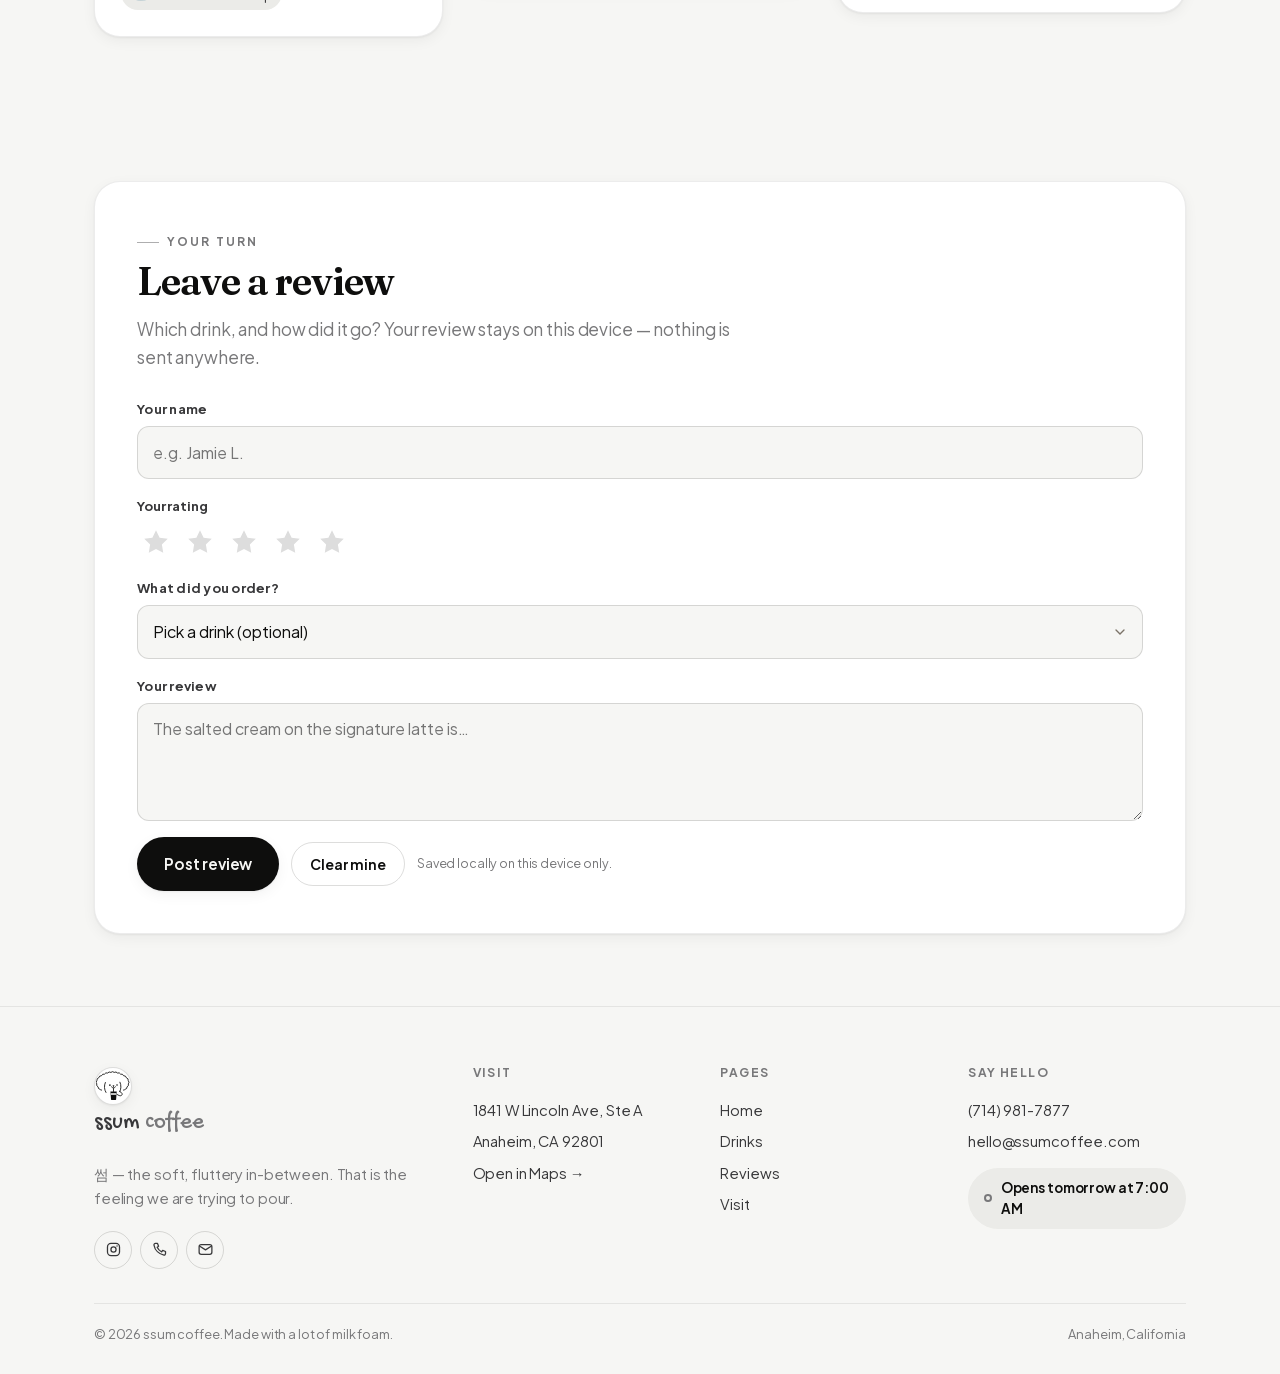
<file: reviews.html>
<!doctype html>
<html lang="en" data-theme="light">
<head>
  <meta charset="utf-8">
  <meta name="viewport" content="width=device-width, initial-scale=1, viewport-fit=cover">
  <title>Reviews — ssum coffee</title>
  <meta name="description" content="What guests say about ssum coffee, and a place to leave your own review.">
  <meta name="theme-color" content="#f6f6f4">
  <meta name="apple-mobile-web-app-capable" content="yes">
  <meta name="apple-mobile-web-app-status-bar-style" content="default">
  <meta name="apple-mobile-web-app-title" content="ssum coffee">
  <meta name="format-detection" content="telephone=no">
  <meta property="og:title" content="Reviews — ssum coffee">
  <meta property="og:description" content="What guests say about ssum coffee, and a place to leave your own review.">
  <meta property="og:type" content="website">
  <link rel="icon" href="assets/img/favicon.svg" type="image/svg+xml">
  <link rel="apple-touch-icon" href="assets/img/favicon.svg">
  <link rel="preload" href="assets/fonts/patrick-hand.woff2" as="font" type="font/woff2" crossorigin>
  <link rel="preload" href="assets/fonts/plus-jakarta-sans.woff2" as="font" type="font/woff2" crossorigin>
  <link rel="stylesheet" href="assets/css/styles.css">
</head>
<body data-page="reviews">
  <header class="nav">
    <div class="wrap nav__inner">
      <a class="brand" href="index.html" aria-label="ssum coffee — home">
        <span class="brand__mark"><svg xmlns="http://www.w3.org/2000/svg" viewBox="146 150 652 592" role="img" aria-label="ssum coffee dog mark"> <g fill="none" stroke="currentColor" stroke-width="17" stroke-linecap="round" stroke-linejoin="round"> <path d="M 256 516 Q 234 513, 224.9 501.1 A 46.8 46.8 0 0 1 187.2 451.5 A 48.1 48.1 0 0 1 160.8 393.1 A 47.6 47.6 0 0 1 162.9 329.6 A 50.0 50.0 0 0 1 199.4 274.0 A 51.7 51.7 0 0 1 254.7 232.8 A 49.9 49.9 0 0 1 313.9 202.3 A 48.8 48.8 0 0 1 374.9 179.8 A 49.1 49.1 0 0 1 439.1 167.5 A 49.3 49.3 0 0 1 504.9 167.5 A 49.1 49.1 0 0 1 569.1 179.8 A 48.8 48.8 0 0 1 630.1 202.3 A 49.9 49.9 0 0 1 689.3 232.8 A 51.7 51.7 0 0 1 744.6 274.0 A 50.0 50.0 0 0 1 781.1 329.6 A 47.6 47.6 0 0 1 783.2 393.1 A 48.1 48.1 0 0 1 756.8 451.5 A 46.8 46.8 0 0 1 719.1 501.1 Q 710 513, 688 516"/> <!-- cheeks pulled in, so the ears own more of the shape --> <path d="M330 366 C 302 428, 308 508, 342 562"/> <path d="M618 360 C 646 422, 642 500, 612 548"/> <path d="M450 452 Q 470 483, 490 456 Q 510 483, 530 452"/> <path d="M490 476 L 491 543"/> <path d="M620 546 C 662 566, 674 602, 648 620 C 620 638, 588 620, 560 600"/> </g> <g fill="currentColor"> <circle cx="420" cy="418" r="15.5"/> <circle cx="560" cy="416" r="15.5"/> <path d="M472 424 Q 490 415, 508 424 Q 500 448, 490 448 Q 480 448, 472 424 Z"/> <path d="M430 545 h124 l-12 156 a10 10 0 0 1 -10 9 h-80 a10 10 0 0 1 -10 -9 Z"/> </g> <path d="M438 576 h108 l-2.6 31 h-102.8 Z" fill="#fff"/> </svg> </span>
        <span class="brand__name">ssum <span>coffee</span></span>
      </a>
      <nav class="nav__links" aria-label="Primary">
        <a href="index.html">Home</a>
        <a href="menu.html">Drinks</a>
        <a href="reviews.html" aria-current="page">Reviews</a>
        <a href="visit.html">Visit</a>
      </nav>
      <div class="nav__actions">
        <button class="theme-toggle" data-theme-toggle type="button" aria-label="Switch between light and dark"><svg class="icon-sun" viewBox="0 0 24 24" fill="none" stroke="currentColor" stroke-width="1.8" stroke-linecap="round"><circle cx="12" cy="12" r="4"/><path d="M12 2v2.4M12 19.6V22M2 12h2.4M19.6 12H22M4.9 4.9l1.7 1.7M17.4 17.4l1.7 1.7M19.1 4.9l-1.7 1.7M6.6 17.4l-1.7 1.7"/></svg><svg class="icon-moon" viewBox="0 0 24 24" fill="none" stroke="currentColor" stroke-width="1.8" stroke-linecap="round" stroke-linejoin="round"><path d="M20 14.2A8.2 8.2 0 0 1 9.8 4 8.4 8.4 0 1 0 20 14.2z"/></svg></button>
        <a class="btn btn--small" data-maps target="_blank" rel="noopener" href="#">Directions</a>
      </div>
    </div>
  </header>
  <main id="main">
    <section class="page-head wrap">
      <span class="eyebrow reveal">Reviews</span>
      <h1 class="reveal" data-delay="60"><span data-field="shop-count">230</span> people, mostly caffeinated.</h1>
      <p class="reveal" data-delay="120">Ratings collected from our guests. Leave your own below — it saves to this device so you can see exactly how it will look on the wall of the shop.</p>
    </section>

    <section class="wrap">
      <div class="rating-hero reveal">
        <div class="rating-score">
          <div class="rating-score__num" data-field="shop-rating">4.6</div>
          <div data-avg-stars></div>
          <div class="rating-score__sub">Based on <span data-field="shop-count">230</span> reviews</div>
        </div>
        <div class="bars" data-bars></div>
      </div>
    </section>

    <section class="section section--tight wrap">
      <div class="filters reveal" role="group" aria-label="Filter reviews by rating">
        <button class="chip" data-review-filter="all" aria-pressed="true" type="button">All reviews</button>
        <button class="chip" data-review-filter="5" aria-pressed="false" type="button">★ 5</button>
        <button class="chip" data-review-filter="4" aria-pressed="false" type="button">★ 4</button>
        <button class="chip" data-review-filter="3" aria-pressed="false" type="button">★ 3</button>
        <button class="chip" data-review-filter="2" aria-pressed="false" type="button">★ 2</button>
        <button class="chip" data-review-filter="1" aria-pressed="false" type="button">★ 1</button>
      </div>
      <div class="masonry" data-reviews></div>
    </section>

    <section class="section section--tight wrap" id="write">
      <div class="card reveal" style="padding:clamp(24px,4vw,42px)">
        <div class="section-head" style="margin-bottom:26px">
          <span class="eyebrow">Your turn</span>
          <h2 style="font-size:clamp(1.7rem,5vw,2.5rem)">Leave a review</h2>
          <p>Which drink, and how did it go? Your review stays on this device — nothing is sent anywhere.</p>
        </div>
        <form data-review-form novalidate>
          <div class="form-grid">
            <div class="field">
              <label for="review-name">Your name</label>
              <input class="input" id="review-name" name="name" type="text" autocomplete="name" placeholder="e.g. Jamie L." required>
            </div>
            <div class="field">
              <span id="rating-label" style="font-size:.82rem;font-weight:700;color:var(--ink-2)">Your rating</span>
              <div class="starpick" data-starpick role="group" aria-labelledby="rating-label"></div>
              <input type="hidden" id="review-rating" name="rating" value="">
            </div>
            <div class="field">
              <label for="review-drink">What did you order?</label>
              <select class="select" id="review-drink" name="drink"></select>
            </div>
            <div class="field">
              <label for="review-text">Your review</label>
              <textarea class="textarea" id="review-text" name="text" placeholder="The salted cream on the signature latte is…" required></textarea>
            </div>
            <div style="display:flex;flex-wrap:wrap;gap:12px;align-items:center">
              <button class="btn" type="submit">Post review</button>
              <button class="btn btn--ghost btn--small" type="button" data-clear-reviews>Clear mine</button>
              <span class="form-note">Saved locally on this device only.</span>
            </div>
          </div>
        </form>
      </div>
    </section>
  </main>
  <footer class="footer">
    <div class="wrap">
      <div class="footer__grid">
        <div class="footer__col">
          <a class="brand" href="index.html">
            <span class="brand__mark"><svg xmlns="http://www.w3.org/2000/svg" viewBox="146 150 652 592" role="img" aria-label="ssum coffee dog mark"> <g fill="none" stroke="currentColor" stroke-width="17" stroke-linecap="round" stroke-linejoin="round"> <path d="M 256 516 Q 234 513, 224.9 501.1 A 46.8 46.8 0 0 1 187.2 451.5 A 48.1 48.1 0 0 1 160.8 393.1 A 47.6 47.6 0 0 1 162.9 329.6 A 50.0 50.0 0 0 1 199.4 274.0 A 51.7 51.7 0 0 1 254.7 232.8 A 49.9 49.9 0 0 1 313.9 202.3 A 48.8 48.8 0 0 1 374.9 179.8 A 49.1 49.1 0 0 1 439.1 167.5 A 49.3 49.3 0 0 1 504.9 167.5 A 49.1 49.1 0 0 1 569.1 179.8 A 48.8 48.8 0 0 1 630.1 202.3 A 49.9 49.9 0 0 1 689.3 232.8 A 51.7 51.7 0 0 1 744.6 274.0 A 50.0 50.0 0 0 1 781.1 329.6 A 47.6 47.6 0 0 1 783.2 393.1 A 48.1 48.1 0 0 1 756.8 451.5 A 46.8 46.8 0 0 1 719.1 501.1 Q 710 513, 688 516"/> <!-- cheeks pulled in, so the ears own more of the shape --> <path d="M330 366 C 302 428, 308 508, 342 562"/> <path d="M618 360 C 646 422, 642 500, 612 548"/> <path d="M450 452 Q 470 483, 490 456 Q 510 483, 530 452"/> <path d="M490 476 L 491 543"/> <path d="M620 546 C 662 566, 674 602, 648 620 C 620 638, 588 620, 560 600"/> </g> <g fill="currentColor"> <circle cx="420" cy="418" r="15.5"/> <circle cx="560" cy="416" r="15.5"/> <path d="M472 424 Q 490 415, 508 424 Q 500 448, 490 448 Q 480 448, 472 424 Z"/> <path d="M430 545 h124 l-12 156 a10 10 0 0 1 -10 9 h-80 a10 10 0 0 1 -10 -9 Z"/> </g> <path d="M438 576 h108 l-2.6 31 h-102.8 Z" fill="#fff"/> </svg> </span>
            <span class="brand__name">ssum <span>coffee</span></span>
          </a>
          <p style="margin-top:14px;max-width:34ch;color:var(--ink-3)">썸 — the soft, fluttery in-between. That is the feeling we are trying to pour.</p>
          <div class="social" style="margin-top:16px">
            <a data-instagram href="#" target="_blank" rel="noopener" aria-label="Instagram"><svg viewBox="0 0 24 24" fill="none" stroke="currentColor" stroke-width="1.8"><rect x="3.5" y="3.5" width="17" height="17" rx="5"/><circle cx="12" cy="12" r="3.6"/><circle cx="17" cy="7" r="1" fill="currentColor" stroke="none"/></svg></a>
            <a data-tel href="#" aria-label="Call us"><svg viewBox="0 0 24 24" fill="none" stroke="currentColor" stroke-width="1.8" stroke-linecap="round" stroke-linejoin="round"><path d="M6.2 3.5h3l1.5 4-2 1.4a13 13 0 0 0 6.4 6.4l1.4-2 4 1.5v3a2 2 0 0 1-2.2 2A17.5 17.5 0 0 1 4.2 5.7a2 2 0 0 1 2-2.2z"/></svg></a>
            <a data-mailto href="#" aria-label="Email us"><svg viewBox="0 0 24 24" fill="none" stroke="currentColor" stroke-width="1.8" stroke-linecap="round" stroke-linejoin="round"><rect x="3" y="5" width="18" height="14" rx="3"/><path d="M4 7.5l8 5 8-5"/></svg></a>
          </div>
        </div>
        <div class="footer__col">
          <h4>Visit</h4>
          <p data-field="shop-street"></p>
          <p data-field="shop-city"></p>
          <a data-maps href="#" target="_blank" rel="noopener">Open in Maps →</a>
        </div>
        <div class="footer__col">
          <h4>Pages</h4>
          <a href="index.html">Home</a>
          <a href="menu.html">Drinks</a>
          <a href="reviews.html">Reviews</a>
          <a href="visit.html">Visit</a>
        </div>
        <div class="footer__col">
          <h4>Say hello</h4>
          <a data-tel href="#" data-field="shop-phone"></a>
          <a data-mailto href="#" data-field="shop-email"></a>
          <span class="status" data-status style="margin-top:10px"></span>
        </div>
      </div>
      <div class="footer__bottom">
        <span>© <span data-year></span> ssum coffee. Made with a lot of milk foam.</span>
        <span>Anaheim, California</span>
      </div>
    </div>
  </footer>
  <nav class="tabbar" aria-label="Mobile">
    <div class="tabbar__inner">
      <a href="index.html"><svg viewBox="0 0 24 24" fill="none" stroke="currentColor" stroke-linecap="round" stroke-linejoin="round"><path d="M3 10.5L12 3l9 7.5"/><path d="M5 9.8V20h14V9.8"/><path d="M9.5 20v-6h5v6"/></svg><span>Home</span></a>
      <a href="menu.html"><svg viewBox="0 0 24 24" fill="none" stroke="currentColor" stroke-linecap="round" stroke-linejoin="round"><path d="M5 8h13l-1.3 11.2A2 2 0 0 1 14.7 21H8.3a2 2 0 0 1-2-1.8L5 8z"/><path d="M18 10.5h1.6a2.4 2.4 0 0 1 0 4.8H17.6"/><path d="M8.5 2.5c-.8 1 .8 1.8 0 2.8M12.5 2.5c-.8 1 .8 1.8 0 2.8"/></svg><span>Drinks</span></a>
      <a href="reviews.html" aria-current="page"><svg viewBox="0 0 24 24" fill="none" stroke="currentColor" stroke-linecap="round" stroke-linejoin="round"><path d="M12 3.4l2.7 5.5 6 .9-4.35 4.25L17.4 20 12 17.2 6.6 20l1.05-5.95L3.3 9.8l6-.9L12 3.4z"/></svg><span>Reviews</span></a>
      <a href="visit.html"><svg viewBox="0 0 24 24" fill="none" stroke="currentColor" stroke-linecap="round" stroke-linejoin="round"><path d="M12 21s7-5.6 7-11a7 7 0 1 0-14 0c0 5.4 7 11 7 11z"/><circle cx="12" cy="10" r="2.6"/></svg><span>Visit</span></a>
    </div>
  </nav>
  
  <script src="assets/js/site-data.js"></script>
  <script src="assets/js/app.js"></script>
</body>
</html>
</file>
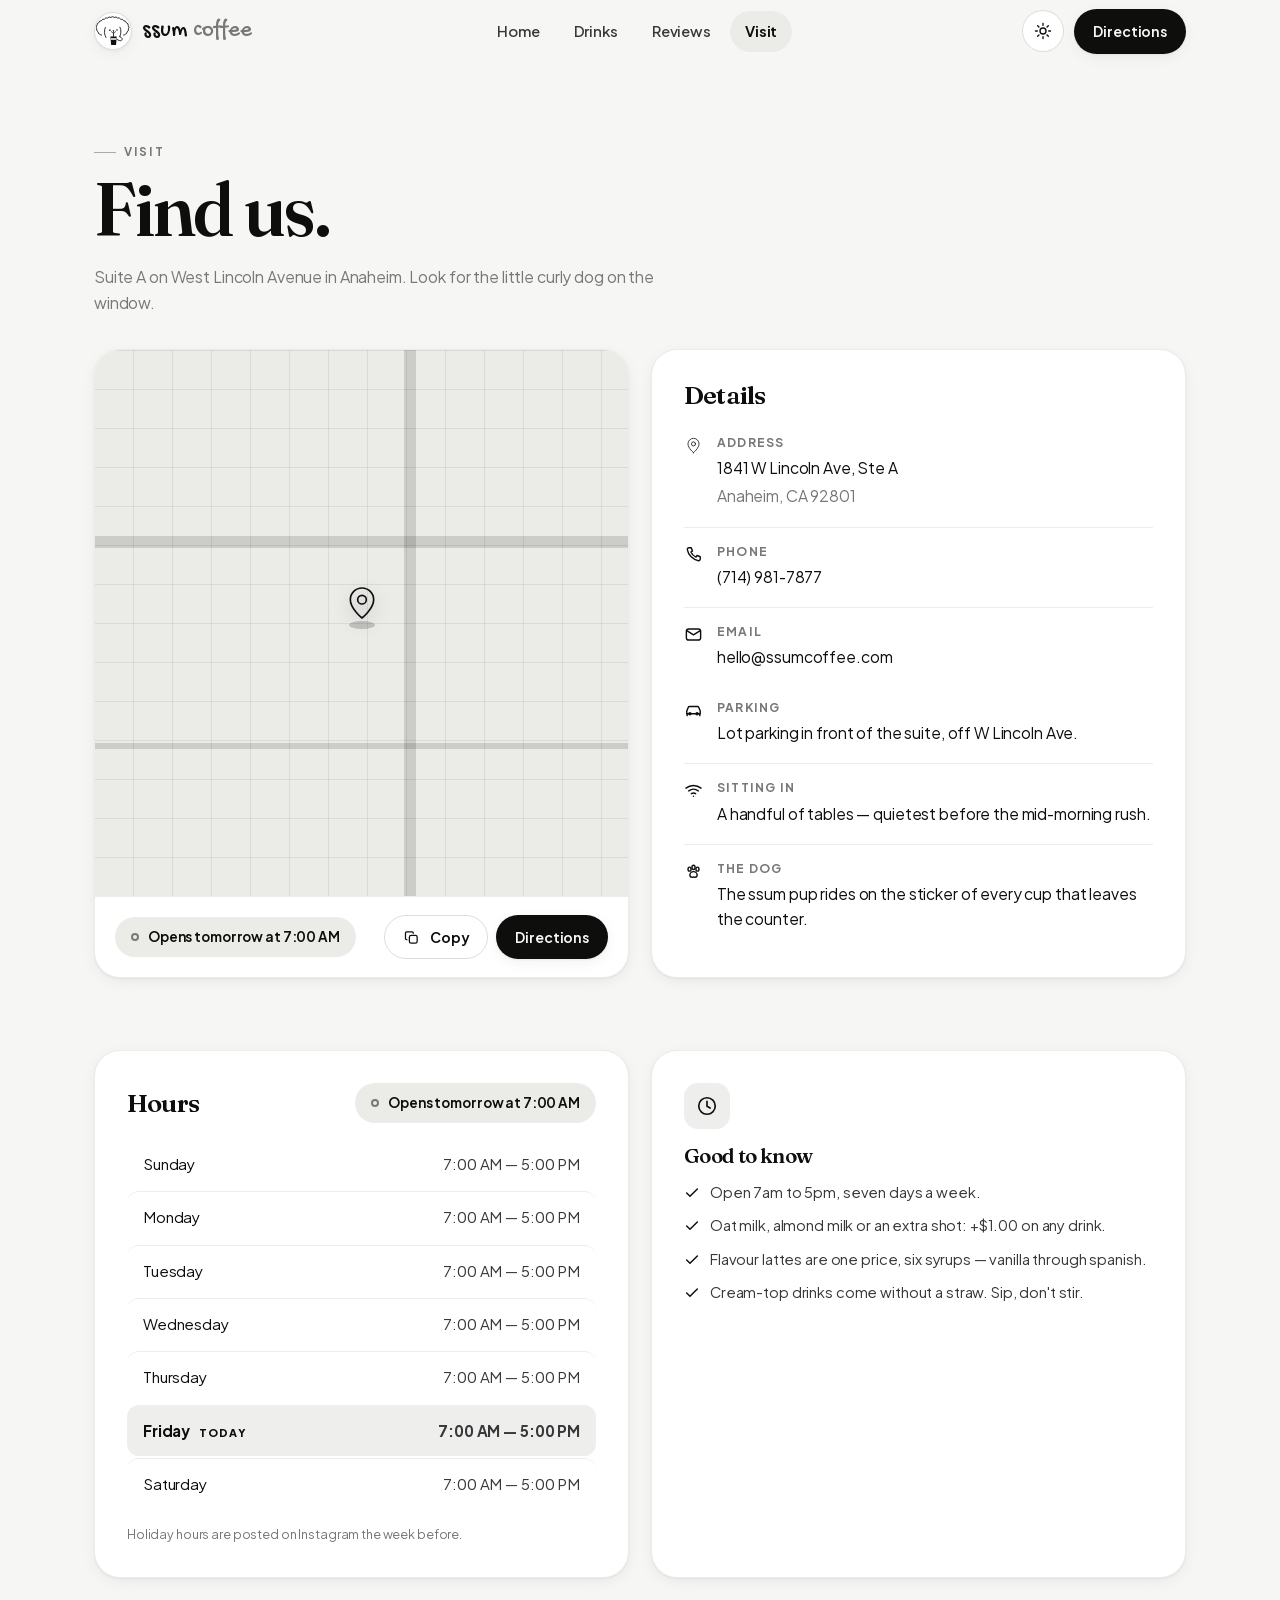
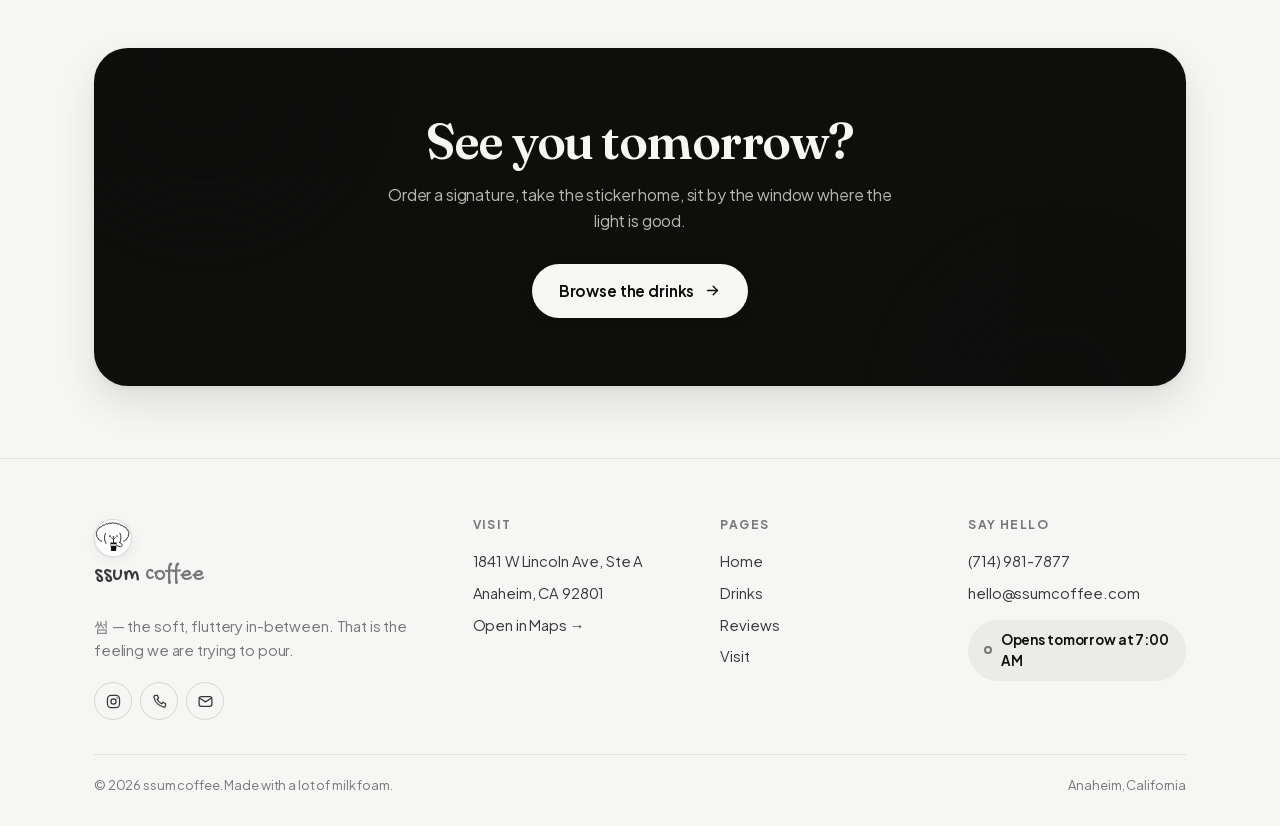
<file: visit.html>
<!doctype html>
<html lang="en" data-theme="light">
<head>
  <meta charset="utf-8">
  <meta name="viewport" content="width=device-width, initial-scale=1, viewport-fit=cover">
  <title>Visit — ssum coffee</title>
  <meta name="description" content="Hours, address and parking for ssum coffee at 1841 W Lincoln Ave, Anaheim, CA.">
  <meta name="theme-color" content="#f6f6f4">
  <meta name="apple-mobile-web-app-capable" content="yes">
  <meta name="apple-mobile-web-app-status-bar-style" content="default">
  <meta name="apple-mobile-web-app-title" content="ssum coffee">
  <meta name="format-detection" content="telephone=no">
  <meta property="og:title" content="Visit — ssum coffee">
  <meta property="og:description" content="Hours, address and parking for ssum coffee at 1841 W Lincoln Ave, Anaheim, CA.">
  <meta property="og:type" content="website">
  <link rel="icon" href="assets/img/favicon.svg" type="image/svg+xml">
  <link rel="apple-touch-icon" href="assets/img/favicon.svg">
  <link rel="preload" href="assets/fonts/patrick-hand.woff2" as="font" type="font/woff2" crossorigin>
  <link rel="preload" href="assets/fonts/plus-jakarta-sans.woff2" as="font" type="font/woff2" crossorigin>
  <link rel="stylesheet" href="assets/css/styles.css">
</head>
<body data-page="visit">
  <header class="nav">
    <div class="wrap nav__inner">
      <a class="brand" href="index.html" aria-label="ssum coffee — home">
        <span class="brand__mark"><svg xmlns="http://www.w3.org/2000/svg" viewBox="146 150 652 592" role="img" aria-label="ssum coffee dog mark"> <g fill="none" stroke="currentColor" stroke-width="17" stroke-linecap="round" stroke-linejoin="round"> <path d="M 256 516 Q 234 513, 224.9 501.1 A 46.8 46.8 0 0 1 187.2 451.5 A 48.1 48.1 0 0 1 160.8 393.1 A 47.6 47.6 0 0 1 162.9 329.6 A 50.0 50.0 0 0 1 199.4 274.0 A 51.7 51.7 0 0 1 254.7 232.8 A 49.9 49.9 0 0 1 313.9 202.3 A 48.8 48.8 0 0 1 374.9 179.8 A 49.1 49.1 0 0 1 439.1 167.5 A 49.3 49.3 0 0 1 504.9 167.5 A 49.1 49.1 0 0 1 569.1 179.8 A 48.8 48.8 0 0 1 630.1 202.3 A 49.9 49.9 0 0 1 689.3 232.8 A 51.7 51.7 0 0 1 744.6 274.0 A 50.0 50.0 0 0 1 781.1 329.6 A 47.6 47.6 0 0 1 783.2 393.1 A 48.1 48.1 0 0 1 756.8 451.5 A 46.8 46.8 0 0 1 719.1 501.1 Q 710 513, 688 516"/> <!-- cheeks pulled in, so the ears own more of the shape --> <path d="M330 366 C 302 428, 308 508, 342 562"/> <path d="M618 360 C 646 422, 642 500, 612 548"/> <path d="M450 452 Q 470 483, 490 456 Q 510 483, 530 452"/> <path d="M490 476 L 491 543"/> <path d="M620 546 C 662 566, 674 602, 648 620 C 620 638, 588 620, 560 600"/> </g> <g fill="currentColor"> <circle cx="420" cy="418" r="15.5"/> <circle cx="560" cy="416" r="15.5"/> <path d="M472 424 Q 490 415, 508 424 Q 500 448, 490 448 Q 480 448, 472 424 Z"/> <path d="M430 545 h124 l-12 156 a10 10 0 0 1 -10 9 h-80 a10 10 0 0 1 -10 -9 Z"/> </g> <path d="M438 576 h108 l-2.6 31 h-102.8 Z" fill="#fff"/> </svg> </span>
        <span class="brand__name">ssum <span>coffee</span></span>
      </a>
      <nav class="nav__links" aria-label="Primary">
        <a href="index.html">Home</a>
        <a href="menu.html">Drinks</a>
        <a href="reviews.html">Reviews</a>
        <a href="visit.html" aria-current="page">Visit</a>
      </nav>
      <div class="nav__actions">
        <button class="theme-toggle" data-theme-toggle type="button" aria-label="Switch between light and dark"><svg class="icon-sun" viewBox="0 0 24 24" fill="none" stroke="currentColor" stroke-width="1.8" stroke-linecap="round"><circle cx="12" cy="12" r="4"/><path d="M12 2v2.4M12 19.6V22M2 12h2.4M19.6 12H22M4.9 4.9l1.7 1.7M17.4 17.4l1.7 1.7M19.1 4.9l-1.7 1.7M6.6 17.4l-1.7 1.7"/></svg><svg class="icon-moon" viewBox="0 0 24 24" fill="none" stroke="currentColor" stroke-width="1.8" stroke-linecap="round" stroke-linejoin="round"><path d="M20 14.2A8.2 8.2 0 0 1 9.8 4 8.4 8.4 0 1 0 20 14.2z"/></svg></button>
        <a class="btn btn--small" data-maps target="_blank" rel="noopener" href="#">Directions</a>
      </div>
    </div>
  </header>
  <main id="main">
    <section class="page-head wrap">
      <span class="eyebrow reveal">Visit</span>
      <h1 class="reveal" data-delay="60">Find us.</h1>
      <p class="reveal" data-delay="120">Suite A on West Lincoln Avenue in Anaheim. Look for the little curly dog on the window.</p>
    </section>

    <section class="wrap">
      <div class="grid grid--2">
        <div class="card map-card reveal" style="min-height:340px">
          <div class="map-card__frame">
            <span class="map-card__road" style="left:0;right:0;top:34%;height:12px"></span>
            <span class="map-card__road" style="left:0;right:0;top:72%;height:6px"></span>
            <span class="map-card__road" style="top:0;bottom:0;left:58%;width:12px"></span>
            <span class="map-card__pin"><svg viewBox="0 0 24 24" fill="none" stroke="currentColor" stroke-linecap="round" stroke-linejoin="round"><path d="M12 21s7-5.6 7-11a7 7 0 1 0-14 0c0 5.4 7 11 7 11z"/><circle cx="12" cy="10" r="2.6"/></svg></span>
          </div>
          <div class="map-card__foot">
            <span class="status" data-status></span>
            <div style="display:flex;gap:8px">
              <button class="btn btn--ghost btn--small" type="button" data-copy-address><svg viewBox="0 0 24 24" fill="none" stroke="currentColor" stroke-width="1.8" stroke-linecap="round" stroke-linejoin="round"><rect x="9" y="9" width="11" height="11" rx="2.5"/><path d="M5.5 15H5a1.5 1.5 0 0 1-1.5-1.5v-8A1.5 1.5 0 0 1 5 4h8A1.5 1.5 0 0 1 14.5 5.5V6"/></svg> Copy</button>
              <a class="btn btn--small" data-maps href="#" target="_blank" rel="noopener">Directions</a>
            </div>
          </div>
        </div>

        <div class="card reveal" style="padding:clamp(22px,3.4vw,32px)">
          <h2 style="font-size:1.6rem;margin-bottom:10px">Details</h2>
          <dl class="info-list">
            <div class="info-row"><svg viewBox="0 0 24 24" fill="none" stroke="currentColor" stroke-linecap="round" stroke-linejoin="round"><path d="M12 21s7-5.6 7-11a7 7 0 1 0-14 0c0 5.4 7 11 7 11z"/><circle cx="12" cy="10" r="2.6"/></svg><div><dt>Address</dt><dd data-field="shop-street"></dd><dd style="color:var(--ink-3)" data-field="shop-city"></dd></div></div>
            <div class="info-row"><svg viewBox="0 0 24 24" fill="none" stroke="currentColor" stroke-width="1.8" stroke-linecap="round" stroke-linejoin="round"><path d="M6.2 3.5h3l1.5 4-2 1.4a13 13 0 0 0 6.4 6.4l1.4-2 4 1.5v3a2 2 0 0 1-2.2 2A17.5 17.5 0 0 1 4.2 5.7a2 2 0 0 1 2-2.2z"/></svg><div><dt>Phone</dt><dd><a data-tel href="#" data-field="shop-phone"></a></dd></div></div>
            <div class="info-row"><svg viewBox="0 0 24 24" fill="none" stroke="currentColor" stroke-width="1.8" stroke-linecap="round" stroke-linejoin="round"><rect x="3" y="5" width="18" height="14" rx="3"/><path d="M4 7.5l8 5 8-5"/></svg><div><dt>Email</dt><dd><a data-mailto href="#" data-field="shop-email"></a></dd></div></div>
          </dl>
          <dl class="info-list" data-visit-notes></dl>
        </div>
      </div>
    </section>

    <section class="section section--tight wrap">
      <div class="grid grid--2">
        <div class="card reveal" style="padding:clamp(22px,3.4vw,32px)">
          <div style="display:flex;align-items:center;justify-content:space-between;gap:14px;flex-wrap:wrap;margin-bottom:16px">
            <h2 style="font-size:1.6rem">Hours</h2>
            <span class="status" data-status></span>
          </div>
          <div class="hours" data-hours></div>
          <p class="form-note" style="margin-top:16px">Holiday hours are posted on Instagram the week before.</p>
        </div>
        <div class="card value reveal" style="padding:clamp(22px,3.4vw,32px)">
          <span class="value__icon"><svg viewBox="0 0 24 24" fill="none" stroke="currentColor" stroke-width="1.8" stroke-linecap="round" stroke-linejoin="round"><circle cx="12" cy="12" r="9"/><path d="M12 7v5.2l3.4 2"/></svg></span>
          <h3>Good to know</h3>
          <ul class="modal__list" style="margin-top:14px" data-good-to-know></ul>
        </div>
      </div>

      <div class="band reveal" style="margin-top:clamp(40px,6vw,70px)">
        <span class="band__glow band__glow--a" aria-hidden="true"></span>
        <span class="band__glow band__glow--b" aria-hidden="true"></span>
        <h2>See you tomorrow?</h2>
        <p>Order a signature, take the sticker home, sit by the window where the light is good.</p>
        <a class="btn" href="menu.html">Browse the drinks <svg viewBox="0 0 24 24" fill="none" stroke="currentColor" stroke-width="2" stroke-linecap="round" stroke-linejoin="round"><path d="M5 12h14"/><path d="M13 6l6 6-6 6"/></svg></a>
      </div>
    </section>
  </main>
  <footer class="footer">
    <div class="wrap">
      <div class="footer__grid">
        <div class="footer__col">
          <a class="brand" href="index.html">
            <span class="brand__mark"><svg xmlns="http://www.w3.org/2000/svg" viewBox="146 150 652 592" role="img" aria-label="ssum coffee dog mark"> <g fill="none" stroke="currentColor" stroke-width="17" stroke-linecap="round" stroke-linejoin="round"> <path d="M 256 516 Q 234 513, 224.9 501.1 A 46.8 46.8 0 0 1 187.2 451.5 A 48.1 48.1 0 0 1 160.8 393.1 A 47.6 47.6 0 0 1 162.9 329.6 A 50.0 50.0 0 0 1 199.4 274.0 A 51.7 51.7 0 0 1 254.7 232.8 A 49.9 49.9 0 0 1 313.9 202.3 A 48.8 48.8 0 0 1 374.9 179.8 A 49.1 49.1 0 0 1 439.1 167.5 A 49.3 49.3 0 0 1 504.9 167.5 A 49.1 49.1 0 0 1 569.1 179.8 A 48.8 48.8 0 0 1 630.1 202.3 A 49.9 49.9 0 0 1 689.3 232.8 A 51.7 51.7 0 0 1 744.6 274.0 A 50.0 50.0 0 0 1 781.1 329.6 A 47.6 47.6 0 0 1 783.2 393.1 A 48.1 48.1 0 0 1 756.8 451.5 A 46.8 46.8 0 0 1 719.1 501.1 Q 710 513, 688 516"/> <!-- cheeks pulled in, so the ears own more of the shape --> <path d="M330 366 C 302 428, 308 508, 342 562"/> <path d="M618 360 C 646 422, 642 500, 612 548"/> <path d="M450 452 Q 470 483, 490 456 Q 510 483, 530 452"/> <path d="M490 476 L 491 543"/> <path d="M620 546 C 662 566, 674 602, 648 620 C 620 638, 588 620, 560 600"/> </g> <g fill="currentColor"> <circle cx="420" cy="418" r="15.5"/> <circle cx="560" cy="416" r="15.5"/> <path d="M472 424 Q 490 415, 508 424 Q 500 448, 490 448 Q 480 448, 472 424 Z"/> <path d="M430 545 h124 l-12 156 a10 10 0 0 1 -10 9 h-80 a10 10 0 0 1 -10 -9 Z"/> </g> <path d="M438 576 h108 l-2.6 31 h-102.8 Z" fill="#fff"/> </svg> </span>
            <span class="brand__name">ssum <span>coffee</span></span>
          </a>
          <p style="margin-top:14px;max-width:34ch;color:var(--ink-3)">썸 — the soft, fluttery in-between. That is the feeling we are trying to pour.</p>
          <div class="social" style="margin-top:16px">
            <a data-instagram href="#" target="_blank" rel="noopener" aria-label="Instagram"><svg viewBox="0 0 24 24" fill="none" stroke="currentColor" stroke-width="1.8"><rect x="3.5" y="3.5" width="17" height="17" rx="5"/><circle cx="12" cy="12" r="3.6"/><circle cx="17" cy="7" r="1" fill="currentColor" stroke="none"/></svg></a>
            <a data-tel href="#" aria-label="Call us"><svg viewBox="0 0 24 24" fill="none" stroke="currentColor" stroke-width="1.8" stroke-linecap="round" stroke-linejoin="round"><path d="M6.2 3.5h3l1.5 4-2 1.4a13 13 0 0 0 6.4 6.4l1.4-2 4 1.5v3a2 2 0 0 1-2.2 2A17.5 17.5 0 0 1 4.2 5.7a2 2 0 0 1 2-2.2z"/></svg></a>
            <a data-mailto href="#" aria-label="Email us"><svg viewBox="0 0 24 24" fill="none" stroke="currentColor" stroke-width="1.8" stroke-linecap="round" stroke-linejoin="round"><rect x="3" y="5" width="18" height="14" rx="3"/><path d="M4 7.5l8 5 8-5"/></svg></a>
          </div>
        </div>
        <div class="footer__col">
          <h4>Visit</h4>
          <p data-field="shop-street"></p>
          <p data-field="shop-city"></p>
          <a data-maps href="#" target="_blank" rel="noopener">Open in Maps →</a>
        </div>
        <div class="footer__col">
          <h4>Pages</h4>
          <a href="index.html">Home</a>
          <a href="menu.html">Drinks</a>
          <a href="reviews.html">Reviews</a>
          <a href="visit.html">Visit</a>
        </div>
        <div class="footer__col">
          <h4>Say hello</h4>
          <a data-tel href="#" data-field="shop-phone"></a>
          <a data-mailto href="#" data-field="shop-email"></a>
          <span class="status" data-status style="margin-top:10px"></span>
        </div>
      </div>
      <div class="footer__bottom">
        <span>© <span data-year></span> ssum coffee. Made with a lot of milk foam.</span>
        <span>Anaheim, California</span>
      </div>
    </div>
  </footer>
  <nav class="tabbar" aria-label="Mobile">
    <div class="tabbar__inner">
      <a href="index.html"><svg viewBox="0 0 24 24" fill="none" stroke="currentColor" stroke-linecap="round" stroke-linejoin="round"><path d="M3 10.5L12 3l9 7.5"/><path d="M5 9.8V20h14V9.8"/><path d="M9.5 20v-6h5v6"/></svg><span>Home</span></a>
      <a href="menu.html"><svg viewBox="0 0 24 24" fill="none" stroke="currentColor" stroke-linecap="round" stroke-linejoin="round"><path d="M5 8h13l-1.3 11.2A2 2 0 0 1 14.7 21H8.3a2 2 0 0 1-2-1.8L5 8z"/><path d="M18 10.5h1.6a2.4 2.4 0 0 1 0 4.8H17.6"/><path d="M8.5 2.5c-.8 1 .8 1.8 0 2.8M12.5 2.5c-.8 1 .8 1.8 0 2.8"/></svg><span>Drinks</span></a>
      <a href="reviews.html"><svg viewBox="0 0 24 24" fill="none" stroke="currentColor" stroke-linecap="round" stroke-linejoin="round"><path d="M12 3.4l2.7 5.5 6 .9-4.35 4.25L17.4 20 12 17.2 6.6 20l1.05-5.95L3.3 9.8l6-.9L12 3.4z"/></svg><span>Reviews</span></a>
      <a href="visit.html" aria-current="page"><svg viewBox="0 0 24 24" fill="none" stroke="currentColor" stroke-linecap="round" stroke-linejoin="round"><path d="M12 21s7-5.6 7-11a7 7 0 1 0-14 0c0 5.4 7 11 7 11z"/><circle cx="12" cy="10" r="2.6"/></svg><span>Visit</span></a>
    </div>
  </nav>
  
  <script src="assets/js/site-data.js"></script>
  <script src="assets/js/app.js"></script>
</body>
</html>
</file>
<file: assets/css/styles.css>
/* ============================================================
   ssum coffee — core stylesheet
   Theme: ink & paper (black / off-white) with a warm latte accent
   ============================================================ */

/* self-hosted webfonts — no third-party request, no CDN dependency */
@font-face {
  font-family: 'Fraunces';
  font-style: italic;
  font-weight: 400 700;
  font-display: swap;
  src: url("../fonts/fraunces-italic.woff2") format('woff2');
}
@font-face {
  font-family: 'Fraunces';
  font-style: normal;
  font-weight: 400 700;
  font-display: swap;
  src: url("../fonts/fraunces.woff2") format('woff2');
}
@font-face {
  font-family: 'Gochi Hand';
  font-style: normal;
  font-weight: 400;
  font-display: swap;
  src: url("../fonts/gochi-hand.woff2") format('woff2');
}
@font-face {
  font-family: 'Patrick Hand';
  font-style: normal;
  font-weight: 400;
  font-display: swap;
  src: url("../fonts/patrick-hand.woff2") format('woff2');
}
@font-face {
  font-family: 'Plus Jakarta Sans';
  font-style: normal;
  font-weight: 400 800;
  font-display: swap;
  src: url("../fonts/plus-jakarta-sans.woff2") format('woff2');
}

/* ---------- tokens ---------- */
:root {
  --paper:        #f6f6f4;
  --paper-2:      #ffffff;
  --paper-3:      #ebebe8;
  --ink:          #0e0e0d;
  --ink-2:        #38383a;
  --ink-3:        #78787a;
  --line:         rgba(14, 14, 13, .14);
  --line-soft:    rgba(14, 14, 13, .08);
  --accent:       #0e0e0d;                 /* black — no colour anywhere */
  --accent-soft:  rgba(14, 14, 13, .07);
  --gold:         #0e0e0d;                 /* stars are ink, not gold */
  --shadow-sm:    0 1px 2px rgba(14,14,13,.05), 0 4px 14px rgba(14,14,13,.05);
  --shadow-md:    0 2px 6px rgba(14,14,13,.06), 0 18px 40px rgba(14,14,13,.10);
  --shadow-lg:    0 30px 70px rgba(14,14,13,.17);

  --r-sm: 12px;
  --r-md: 18px;
  --r-lg: 26px;
  --r-xl: 34px;
  --r-pill: 999px;

  --pad: clamp(18px, 5vw, 44px);
  --maxw: 1180px;
  --nav-h: 64px;
  --tabbar-h: calc(62px + env(safe-area-inset-bottom, 0px));

  --font-display: "Fraunces", "Iowan Old Style", "Palatino Linotype", Georgia, serif;
  --font-body: "Plus Jakarta Sans", -apple-system, BlinkMacSystemFont, "Segoe UI", Roboto, Helvetica, Arial, sans-serif;
  /* the shop's own handwriting — menu board and logo lettering */
  --font-hand: "Patrick Hand", "Bradley Hand", "Segoe Print", "Comic Sans MS", cursive;
  --font-marker: "Gochi Hand", var(--font-hand);

  --ease: cubic-bezier(.22, 1, .36, 1);
  color-scheme: light;
}

[data-theme="dark"] {
  --paper:        #0c0c0b;
  --paper-2:      #141413;
  --paper-3:      #1d1d1c;
  --ink:          #f6f6f4;
  --ink-2:        #d2d2cf;
  --ink-3:        #949492;
  --line:         rgba(246, 246, 244, .15);
  --line-soft:    rgba(246, 246, 244, .08);
  --accent:       #f6f6f4;
  --accent-soft:  rgba(246, 246, 244, .10);
  --gold:         #f6f6f4;
  --shadow-sm:    0 1px 2px rgba(0,0,0,.3), 0 4px 14px rgba(0,0,0,.3);
  --shadow-md:    0 2px 6px rgba(0,0,0,.35), 0 18px 40px rgba(0,0,0,.45);
  --shadow-lg:    0 30px 70px rgba(0,0,0,.55);
  color-scheme: dark;
}

/* ---------- reset ---------- */
*, *::before, *::after { box-sizing: border-box; }
* { margin: 0; }
html {
  -webkit-text-size-adjust: 100%;
  scroll-behavior: smooth;
  scroll-padding-top: calc(var(--nav-h) + 18px);
}
body {
  font-family: var(--font-body);
  background: var(--paper);
  color: var(--ink);
  line-height: 1.6;
  letter-spacing: -0.008em;
  overflow-x: hidden;
  -webkit-font-smoothing: antialiased;
  -webkit-tap-highlight-color: transparent;
  padding-bottom: env(safe-area-inset-bottom, 0px);
  transition: background-color .4s var(--ease), color .4s var(--ease);
}
img, svg { display: block; max-width: 100%; }
button, input, textarea, select { font: inherit; color: inherit; }
a { color: inherit; text-decoration: none; }
::selection { background: var(--ink); color: var(--paper); }

h1, h2, h3, .display {
  font-family: var(--font-display);
  font-weight: 600;
  line-height: 1.04;
  letter-spacing: -0.03em;
}

/* ---------- layout helpers ---------- */
.wrap {
  width: 100%;
  max-width: var(--maxw);
  margin-inline: auto;
  padding-inline: max(var(--pad), env(safe-area-inset-left, 0px), env(safe-area-inset-right, 0px));
}
.section { padding-block: clamp(56px, 9vw, 116px); }
.section--tight { padding-block: clamp(38px, 6vw, 72px); }
.stack > * + * { margin-top: 1rem; }
.center { text-align: center; }

.eyebrow {
  display: inline-flex; align-items: center; gap: 8px;
  font-size: .74rem; font-weight: 700;
  letter-spacing: .18em; text-transform: uppercase;
  color: var(--ink-3);
}
.eyebrow::before {
  content: ""; width: 22px; height: 1px; background: currentColor; opacity: .6;
}
.section-head { max-width: 620px; margin-bottom: clamp(26px, 4vw, 46px); }
.section-head h2 { font-size: clamp(2rem, 6vw, 3.3rem); margin-top: .5rem; }
.section-head p { color: var(--ink-3); margin-top: .9rem; font-size: clamp(.98rem, 2.4vw, 1.08rem); }
.section-head--split { max-width: none; display: flex; flex-wrap: wrap; gap: 18px; align-items: flex-end; justify-content: space-between; }
.section-head--split > div { max-width: 620px; }

/* ---------- buttons ---------- */
.btn {
  --btn-bg: var(--ink);
  --btn-fg: var(--paper);
  display: inline-flex; align-items: center; justify-content: center; gap: 10px;
  padding: 14px 26px;
  min-height: 48px;
  border: 1px solid transparent;
  border-radius: var(--r-pill);
  background: var(--btn-bg);
  color: var(--btn-fg);
  font-weight: 650; font-size: .95rem;
  letter-spacing: -0.01em;
  cursor: pointer;
  transition: transform .3s var(--ease), box-shadow .3s var(--ease), background-color .3s var(--ease), color .3s var(--ease), border-color .3s var(--ease);
  box-shadow: var(--shadow-sm);
  user-select: none;
}
.btn:hover { transform: translateY(-2px); box-shadow: var(--shadow-md); }
.btn:active { transform: translateY(0) scale(.985); }
.btn--ghost { --btn-bg: transparent; --btn-fg: var(--ink); border-color: var(--line); box-shadow: none; }
.btn--ghost:hover { background: var(--paper-2); border-color: var(--ink); }
.btn--small { padding: 10px 18px; min-height: 40px; font-size: .875rem; }
.btn--block { width: 100%; }
.btn svg { width: 17px; height: 17px; }

:where(a, button, input, textarea, select, [tabindex]):focus-visible {
  outline: 2.5px solid var(--accent);
  outline-offset: 3px;
  border-radius: 6px;
}

/* ---------- top nav ---------- */
.nav {
  position: sticky; top: 0; z-index: 60;
  height: var(--nav-h);
  display: flex; align-items: center;
  background: color-mix(in srgb, var(--paper) 78%, transparent);
  backdrop-filter: saturate(180%) blur(18px);
  -webkit-backdrop-filter: saturate(180%) blur(18px);
  border-bottom: 1px solid transparent;
  transition: border-color .3s var(--ease), background-color .3s var(--ease);
  padding-top: env(safe-area-inset-top, 0px);
}
.nav.is-stuck { border-bottom-color: var(--line-soft); }
.nav__inner { display: flex; align-items: center; justify-content: space-between; gap: 18px; width: 100%; }
.brand { display: inline-flex; align-items: center; gap: 10px; flex-shrink: 0; }
.brand__mark {
  width: 38px; height: 38px; flex: none;
  display: grid; place-items: center;
  border-radius: 50%;
  background: var(--paper-2);
  border: 1px solid var(--line);
  color: var(--ink);
  box-shadow: var(--shadow-sm);
  overflow: hidden;
}
.brand__mark svg, .brand__mark img { width: 92%; height: 92%; }
.brand__name { font-family: var(--font-marker); font-size: 1.42rem; font-weight: 400; letter-spacing: 0; }
.brand__name span { color: var(--ink-3); font-weight: 400; }

.nav__links { display: flex; align-items: center; gap: 4px; }
.nav__links a {
  position: relative;
  padding: 9px 15px; border-radius: var(--r-pill);
  font-size: .93rem; font-weight: 550; color: var(--ink-2);
  transition: color .25s var(--ease), background-color .25s var(--ease);
}
.nav__links a:hover { color: var(--ink); background: var(--paper-3); }
.nav__links a[aria-current="page"] { color: var(--ink); background: var(--paper-3); font-weight: 650; }
.nav__actions { display: flex; align-items: center; gap: 10px; }

.theme-toggle {
  width: 42px; height: 42px; flex: none;
  display: grid; place-items: center;
  border-radius: 50%; border: 1px solid var(--line);
  background: var(--paper-2); cursor: pointer;
  transition: transform .35s var(--ease), border-color .25s var(--ease);
}
.theme-toggle:hover { transform: rotate(-18deg); border-color: var(--ink); }
.theme-toggle svg { width: 18px; height: 18px; }
.theme-toggle .icon-moon { display: none; }
[data-theme="dark"] .theme-toggle .icon-sun { display: none; }
[data-theme="dark"] .theme-toggle .icon-moon { display: block; }

/* ---------- iOS-style bottom tab bar (mobile) ---------- */
.tabbar {
  position: fixed; inset: auto 0 0 0; z-index: 70;
  display: none;
  height: var(--tabbar-h);
  padding: 8px 10px env(safe-area-inset-bottom, 0px);
  background: color-mix(in srgb, var(--paper) 82%, transparent);
  backdrop-filter: saturate(180%) blur(22px);
  -webkit-backdrop-filter: saturate(180%) blur(22px);
  border-top: 1px solid var(--line-soft);
}
.tabbar__inner { display: flex; align-items: stretch; justify-content: space-around; height: 54px; }
.tabbar a {
  flex: 1; display: flex; flex-direction: column; align-items: center; justify-content: center; gap: 3px;
  font-size: .66rem; font-weight: 650; letter-spacing: .01em;
  color: var(--ink-3);
  border-radius: 14px;
  transition: color .2s var(--ease), transform .2s var(--ease);
}
.tabbar a:active { transform: scale(.92); }
.tabbar a svg { width: 21px; height: 21px; stroke-width: 1.7; }
.tabbar a[aria-current="page"] { color: var(--ink); }

/* ---------- hero ---------- */
.hero {
  position: relative;
  padding-top: clamp(26px, 5vw, 54px);
  padding-bottom: clamp(40px, 7vw, 80px);
  overflow: clip;
}
.hero__grid {
  display: grid; gap: clamp(28px, 5vw, 56px);
  grid-template-columns: 1fr;
  align-items: center;
}
.hero h1 {
  font-size: clamp(2.9rem, 12vw, 6.4rem);
  letter-spacing: -0.045em;
}
.hero h1 em { font-family: var(--font-marker); font-style: normal; font-size: 1.08em; color: var(--ink); }
.hero__lead {
  margin-top: 1.15rem; max-width: 44ch;
  color: var(--ink-2); font-size: clamp(1rem, 3.4vw, 1.14rem);
}
.hero__cta { display: flex; flex-wrap: wrap; gap: 12px; margin-top: 1.9rem; }
.hero__meta {
  display: flex; flex-wrap: wrap; align-items: center; gap: 10px 22px;
  margin-top: 2.1rem; padding-top: 1.4rem; border-top: 1px solid var(--line-soft);
  font-size: .88rem; color: var(--ink-3);
}
.hero__meta strong { color: var(--ink); font-weight: 700; }

.hero__art { position: relative; display: grid; place-items: center; }
.hero__disc {
  position: relative;
  width: min(78vw, 420px); aspect-ratio: 1;
  border-radius: 50%;
  display: grid; place-items: center;
  background:
    radial-gradient(120% 120% at 30% 20%, var(--paper-2), var(--paper-3));
  border: 1px solid var(--line);
  box-shadow: var(--shadow-lg);
  color: var(--ink);
  overflow: hidden;
}
.hero__disc .sticker { display: grid; justify-items: center; gap: 2%; width: 66%; }
.hero__disc svg.mark { width: 100%; height: auto; }
.sticker__word {
  font-family: var(--font-marker);
  font-size: clamp(1.6rem, 7vw, 2.6rem);
  letter-spacing: .16em; text-indent: .16em;
  line-height: 1; color: var(--ink);
}
.hero__ring {
  position: absolute; inset: -6% ;
  border-radius: 50%;
  border: 1px dashed var(--line);
  animation: spin 46s linear infinite;
}
.hero__ring::after {
  content: ""; position: absolute; top: -5px; left: 50%; width: 9px; height: 9px;
  border-radius: 50%; background: var(--accent); transform: translateX(-50%);
}
@keyframes spin { to { transform: rotate(360deg); } }

.badge-float {
  position: absolute;
  display: inline-flex; align-items: center; gap: 9px;
  padding: 11px 16px;
  border-radius: var(--r-pill);
  background: var(--paper-2);
  border: 1px solid var(--line);
  box-shadow: var(--shadow-md);
  font-size: .82rem; font-weight: 650; white-space: nowrap;
  animation: bob 6s ease-in-out infinite;
}
.badge-float--a { top: 6%; right: 0%; }
.badge-float--b { bottom: 8%; left: -2%; animation-delay: -3s; }
.badge-float .stars { font-size: .85rem; }
@keyframes bob { 0%,100% { transform: translateY(0); } 50% { transform: translateY(-9px); } }

/* ---------- marquee ---------- */
.marquee {
  border-block: 1px solid var(--line-soft);
  background: var(--paper-2);
  overflow: hidden;
  padding-block: 15px;
  --marquee-gap: 44px;
}
.marquee__track { display: flex; width: max-content; gap: var(--marquee-gap); animation: slide 34s linear infinite; }
.marquee:hover .marquee__track { animation-play-state: paused; }
.marquee__track span {
  display: inline-flex; align-items: center; gap: var(--marquee-gap);
  font-family: var(--font-display); font-size: clamp(1rem, 3.4vw, 1.35rem);
  color: var(--ink-2); white-space: nowrap; letter-spacing: -0.02em;
}
.marquee__track span::after { content: "✦"; color: var(--accent); font-size: .8em; }
@keyframes slide { to { transform: translateX(calc(-50% - var(--marquee-gap) / 2)); } }

/* ---------- cards ---------- */
.card {
  background: var(--paper-2);
  border: 1px solid var(--line-soft);
  border-radius: var(--r-lg);
  box-shadow: var(--shadow-sm);
  transition: transform .45s var(--ease), box-shadow .45s var(--ease), border-color .45s var(--ease);
}
.card:hover { transform: translateY(-4px); box-shadow: var(--shadow-md); border-color: var(--line); }

.grid { display: grid; gap: clamp(14px, 2.4vw, 22px); }
.grid--3 { grid-template-columns: repeat(auto-fill, minmax(min(100%, 270px), 1fr)); }
.grid--2 { grid-template-columns: repeat(auto-fit, minmax(min(100%, 320px), 1fr)); }
/* drink gallery: always two-up on phones, auto-fill from tablet up */
.grid--drinks { grid-template-columns: repeat(2, minmax(0, 1fr)); }
@media (min-width: 700px) { .grid--drinks { grid-template-columns: repeat(auto-fill, minmax(min(100%, 252px), 1fr)); } }

/* value cards */
.value { padding: clamp(22px, 3.4vw, 30px); }
.value__icon {
  width: 46px; height: 46px; border-radius: 14px;
  display: grid; place-items: center;
  background: var(--accent-soft); color: var(--accent);
  margin-bottom: 16px;
}
.value__icon svg { width: 22px; height: 22px; }
.value h3 { font-size: 1.28rem; }
.value p { color: var(--ink-3); margin-top: .55rem; font-size: .95rem; }

/* ---------- drinks ---------- */
.filters {
  display: flex; gap: 9px; overflow-x: auto;
  padding-bottom: 6px; margin-bottom: 26px;
  scrollbar-width: none; -webkit-overflow-scrolling: touch;
  scroll-snap-type: x proximity;
}
.filters::-webkit-scrollbar { display: none; }
.chip {
  flex: none; scroll-snap-align: start;
  padding: 10px 18px; border-radius: var(--r-pill);
  border: 1px solid var(--line);
  background: var(--paper-2); color: var(--ink-2);
  font-family: var(--font-hand); font-size: .97rem; font-weight: 400; letter-spacing: .02em;
  cursor: pointer; white-space: nowrap;
  transition: all .28s var(--ease);
}
.chip:hover { border-color: var(--ink-3); color: var(--ink); }
.chip[aria-pressed="true"] { background: var(--ink); color: var(--paper); border-color: var(--ink); }

.drink {
  position: relative; overflow: hidden;
  display: flex; flex-direction: column;
  text-align: left; cursor: pointer; padding: 0;
  border: 1px solid var(--line-soft);
  background: var(--paper-2);
  border-radius: var(--r-lg);
  box-shadow: var(--shadow-sm);
  transition: transform .45s var(--ease), box-shadow .45s var(--ease), border-color .3s var(--ease);
  width: 100%;
}
.drink:hover { transform: translateY(-5px); box-shadow: var(--shadow-md); }
.drink:active { transform: scale(.99); }
.drink__art {
  position: relative; aspect-ratio: 4 / 3.5; display: grid; place-items: center;
  overflow: hidden;
  background: linear-gradient(150deg, var(--c1), var(--c2));
}
.drink__art::after {
  content: ""; position: absolute; inset: 0;
  background: radial-gradient(90% 70% at 50% 120%, rgba(255,255,255,.35), transparent 60%);
  mix-blend-mode: soft-light;
}
.drink__cup { width: 46%; transition: transform .6s var(--ease); }
.drink:hover .drink__cup { transform: translateY(-6px) rotate(-3deg) scale(1.04); }
.drink__tag {
  position: absolute; top: 10px; left: 10px; right: 10px; z-index: 2;
  width: fit-content; max-width: calc(100% - 20px);
  padding: 5px 10px; border-radius: var(--r-pill);
  background: rgba(255,255,255,.86); color: #14120f;
  font-family: var(--font-hand); font-size: clamp(.76rem, 2.6vw, .86rem); font-weight: 400; letter-spacing: .005em; text-transform: none;
  backdrop-filter: blur(8px); overflow: hidden; text-overflow: ellipsis; white-space: nowrap;
}
.drink__body { padding: clamp(13px, 3.4vw, 18px) clamp(14px, 3.6vw, 20px) clamp(16px, 4vw, 22px); display: flex; flex-direction: column; gap: 6px; flex: 1; }
.drink__row { display: flex; align-items: baseline; justify-content: space-between; gap: 12px; }
.drink__name { font-family: var(--font-hand); font-size: clamp(1.06rem, 3.8vw, 1.28rem); font-weight: 400; letter-spacing: .01em; line-height: 1.15; }
.drink__price { font-family: var(--font-hand); font-weight: 400; font-size: clamp(1rem, 3.2vw, 1.14rem); color: var(--ink); flex: none; }
.drink__note { color: var(--ink-3); font-size: clamp(.8rem, 3vw, .88rem); line-height: 1.5; }
.drink__foot { margin-top: auto; padding-top: 12px; display: flex; align-items: center; justify-content: space-between; gap: 8px; font-size: .74rem; color: var(--ink-3); }
.drink__caf { white-space: nowrap; }
@media (max-width: 540px) { .drink__caf > span { display: none; } }
.drink__more { font-weight: 700; color: var(--ink-2); white-space: nowrap; transition: color .3s var(--ease); }
.drink:hover .drink__more { color: var(--accent); }
.dot { width: 4px; height: 4px; border-radius: 50%; background: currentColor; opacity: .5; }

/* ---------- modal ---------- */
.modal {
  position: fixed; inset: 0; z-index: 100;
  display: grid; place-items: end center;
  padding: 0;
  background: rgba(12, 10, 8, .5);
  backdrop-filter: blur(6px); -webkit-backdrop-filter: blur(6px);
  opacity: 0; pointer-events: none;
  transition: opacity .35s var(--ease);
}
.modal.is-open { opacity: 1; pointer-events: auto; }
.modal__panel {
  width: min(560px, 100%);
  max-height: min(88vh, 760px);
  overflow-y: auto; -webkit-overflow-scrolling: touch;
  background: var(--paper-2);
  border-radius: var(--r-xl) var(--r-xl) 0 0;
  padding-bottom: max(24px, env(safe-area-inset-bottom, 0px));
  transform: translateY(24px);
  transition: transform .4s var(--ease);
  box-shadow: var(--shadow-lg);
}
.modal.is-open .modal__panel { transform: translateY(0); }
.modal__grab { width: 42px; height: 5px; border-radius: 99px; background: var(--line); margin: 10px auto 0; }
.modal__art { height: 170px; margin: 14px 14px 0; border-radius: var(--r-lg); display: grid; place-items: center; background: linear-gradient(150deg, var(--c1, #ddd), var(--c2, #bbb)); }
.modal__art svg { width: 92px; }
.modal__body { padding: 20px clamp(20px, 5vw, 30px) 4px; }
.modal__body h3 { font-family: var(--font-hand); font-weight: 400; font-size: 1.9rem; letter-spacing: .01em; }
.modal__price { font-family: var(--font-hand); font-size: 1.06rem; margin-top: 2px; color: var(--ink-3); }
.modal__desc { color: var(--ink-2); margin-top: 12px; }
.modal__list { list-style: none; padding: 0; margin-top: 18px; display: grid; gap: 10px; }
.modal__list li { display: flex; gap: 10px; align-items: flex-start; font-size: .92rem; color: var(--ink-2); }
.modal__list li svg { width: 16px; height: 16px; flex: none; margin-top: 4px; color: var(--accent); }
.modal__actions { padding: 22px clamp(20px, 5vw, 30px) 0; display: flex; gap: 10px; }
.modal__close {
  position: absolute; top: 14px; right: 14px;
  width: 36px; height: 36px; border-radius: 50%;
  display: grid; place-items: center;
  background: rgba(255,255,255,.9); color: #14120f;
  border: none; cursor: pointer; box-shadow: var(--shadow-sm);
}
.modal__panel { position: relative; }
@media (min-width: 720px) {
  .modal { place-items: center; padding: 24px; }
  .modal__panel { border-radius: var(--r-xl); }
}

/* ---------- reviews ---------- */
.rating-hero {
  display: grid; gap: clamp(22px, 4vw, 44px);
  grid-template-columns: 1fr;
  align-items: center;
  padding: clamp(24px, 4vw, 40px);
  border-radius: var(--r-xl);
  background: var(--paper-2);
  border: 1px solid var(--line-soft);
  box-shadow: var(--shadow-sm);
}
.rating-score { text-align: center; }
.rating-score__num { font-family: var(--font-display); font-size: clamp(3.6rem, 14vw, 5.2rem); line-height: 1; letter-spacing: -0.05em; }
.rating-score__sub { color: var(--ink-3); font-size: .9rem; margin-top: 10px; }
.bars { display: grid; gap: 9px; }
.bar-row { display: grid; grid-template-columns: 46px 1fr 42px; align-items: center; gap: 12px; font-size: .82rem; color: var(--ink-3); }
.bar { height: 8px; border-radius: 99px; background: var(--paper-3); overflow: hidden; }
.bar > i { display: block; height: 100%; width: 0; border-radius: 99px; background: var(--gold); transition: width 1.1s var(--ease); }

.stars { display: inline-flex; gap: 2px; color: var(--gold); line-height: 1; }
.stars svg { width: 15px; height: 15px; }
.stars--lg svg { width: 21px; height: 21px; }

.review { padding: clamp(20px, 3vw, 26px); display: flex; flex-direction: column; gap: 12px; break-inside: avoid; }
.review__head { display: flex; align-items: center; gap: 12px; }
.avatar {
  width: 42px; height: 42px; border-radius: 50%; flex: none;
  display: grid; place-items: center;
  background: var(--accent-soft); color: var(--accent);
  font-weight: 800; font-size: .95rem; letter-spacing: -0.02em;
}
.review__who { font-weight: 700; font-size: .95rem; }
.review__meta { color: var(--ink-3); font-size: .78rem; }
.review__text { color: var(--ink-2); font-size: .95rem; }
.review__drink {
  font-family: var(--font-hand); font-size: .88rem;
  align-self: flex-start; margin-top: auto;
  padding: 6px 12px; border-radius: var(--r-pill);
  background: var(--paper-3); color: var(--ink-2);
  font-weight: 400;
}
.review__badge { font-size: .68rem; font-weight: 800; letter-spacing: .08em; text-transform: uppercase; color: var(--accent); }
.masonry { columns: 1; column-gap: clamp(14px, 2.4vw, 22px); }
.masonry > * { margin-bottom: clamp(14px, 2.4vw, 22px); }
@media (min-width: 700px) { .masonry { columns: 2; } }
@media (min-width: 1040px) { .masonry { columns: 3; } }

/* star picker */
.starpick { display: inline-flex; gap: 6px; }
.starpick button {
  background: none; border: none; padding: 4px; cursor: pointer; color: var(--line);
  transition: transform .2s var(--ease), color .2s var(--ease);
}
.starpick button svg { width: 30px; height: 30px; }
.starpick button:hover { transform: scale(1.16); }
.starpick button.is-on { color: var(--gold); }

/* forms */
.field { display: grid; gap: 7px; }
.field > label { font-size: .82rem; font-weight: 700; letter-spacing: .02em; color: var(--ink-2); }
.input, .textarea, .select {
  width: 100%;
  padding: 13px 15px;
  font-size: 16px; /* prevents iOS zoom-on-focus */
  background: var(--paper);
  border: 1px solid var(--line);
  border-radius: var(--r-sm);
  color: var(--ink);
  transition: border-color .25s var(--ease), box-shadow .25s var(--ease), background-color .25s var(--ease);
  -webkit-appearance: none; appearance: none;
}
.textarea { min-height: 118px; resize: vertical; line-height: 1.55; }
.select { background-image: url("data:image/svg+xml,%3Csvg xmlns='http://www.w3.org/2000/svg' viewBox='0 0 24 24' fill='none' stroke='%237b7368' stroke-width='2' stroke-linecap='round'%3E%3Cpath d='M6 9l6 6 6-6'/%3E%3C/svg%3E"); background-repeat: no-repeat; background-position: right 14px center; background-size: 16px; padding-right: 40px; }
.input:focus, .textarea:focus, .select:focus { outline: none; border-color: var(--accent); box-shadow: 0 0 0 3.5px var(--accent-soft); }
.form-grid { display: grid; gap: 16px; }
@media (min-width: 620px) { .form-grid--2 { grid-template-columns: 1fr 1fr; } }
.form-note { font-size: .78rem; color: var(--ink-3); }

/* ---------- hours ---------- */
.hours { display: grid; gap: 2px; }
.hours__row {
  display: flex; align-items: center; justify-content: space-between; gap: 16px;
  padding: 13px 16px; border-radius: var(--r-sm);
  font-size: .95rem;
  transition: background-color .3s var(--ease);
}
.hours__row + .hours__row { border-top: 1px solid var(--line-soft); }
.hours__row.is-today { background: var(--accent-soft); font-weight: 700; border-top-color: transparent; }
.hours__row.is-today .hours__day::after { content: "today"; margin-left: 9px; font-size: .68rem; letter-spacing: .1em; text-transform: uppercase; color: var(--accent); font-weight: 800; }
.hours__time { color: var(--ink-2); font-variant-numeric: tabular-nums; }

.status {
  display: inline-flex; align-items: center; gap: 9px;
  padding: 9px 16px; border-radius: var(--r-pill);
  background: var(--paper-3); font-size: .85rem; font-weight: 650;
}
.status__dot { width: 8px; height: 8px; border-radius: 50%; background: var(--ink-3); position: relative; }
/* open / closed stays monochrome: solid + pulsing when open, hollow when shut */
.status.is-open .status__dot { background: var(--ink); }
.status.is-open .status__dot::after {
  content: ""; position: absolute; inset: -5px; border-radius: 50%;
  border: 2px solid var(--ink); opacity: .5; animation: pulse 2s ease-out infinite;
}
.status.is-closed .status__dot { background: transparent; border: 2px solid var(--ink-3); }
@keyframes pulse { 0% { transform: scale(.7); opacity: .6; } 100% { transform: scale(1.5); opacity: 0; } }

/* ---------- location ---------- */
.map-card { overflow: hidden; padding: 0; display: flex; flex-direction: column; }
.map-card__frame {
  position: relative; min-height: 260px; flex: 1;
  background:
    repeating-linear-gradient(0deg, transparent 0 38px, var(--line-soft) 38px 39px),
    repeating-linear-gradient(90deg, transparent 0 38px, var(--line-soft) 38px 39px),
    var(--paper-3);
}
.map-card__road { position: absolute; background: var(--line); }
.map-card__pin {
  position: absolute; left: 50%; top: 50%; transform: translate(-50%, -100%);
  display: grid; place-items: center; color: var(--ink);
  animation: drop .9s var(--ease) both;
}
.map-card__pin svg { width: 40px; height: 40px; filter: drop-shadow(0 6px 8px rgba(0,0,0,.25)); }
.map-card__pin::after {
  content: ""; position: absolute; bottom: -6px; left: 50%; transform: translateX(-50%);
  width: 26px; height: 8px; border-radius: 50%; background: rgba(0,0,0,.18);
}
@keyframes drop { from { transform: translate(-50%, -160%); opacity: 0; } to { transform: translate(-50%, -100%); opacity: 1; } }
.map-card__foot { padding: 18px 20px; display: flex; flex-wrap: wrap; gap: 10px; align-items: center; justify-content: space-between; border-top: 1px solid var(--line-soft); }

.info-list { display: grid; gap: 4px; }
.info-row { display: flex; gap: 14px; align-items: flex-start; padding: 14px 0; }
.info-row + .info-row { border-top: 1px solid var(--line-soft); }
.info-row svg { width: 19px; height: 19px; flex: none; margin-top: 3px; color: var(--accent); }
.info-row dt { font-size: .76rem; letter-spacing: .1em; text-transform: uppercase; color: var(--ink-3); font-weight: 700; }
.info-row dd { margin: 3px 0 0; font-size: .98rem; }

/* ---------- cta band ---------- */
.band {
  position: relative; overflow: hidden;
  border-radius: var(--r-xl);
  background: var(--ink); color: var(--paper);
  padding: clamp(34px, 6vw, 68px);
  text-align: center;
  box-shadow: var(--shadow-md);
}
.band h2 { font-size: clamp(1.9rem, 6vw, 3.1rem); }
.band p { color: color-mix(in srgb, var(--paper) 72%, transparent); margin-top: .9rem; max-width: 48ch; margin-inline: auto; }
.band .btn { --btn-bg: var(--paper); --btn-fg: var(--ink); margin-top: 1.9rem; }
.band__glow {
  position: absolute; width: 420px; height: 420px; border-radius: 50%;
  background: radial-gradient(circle, var(--accent), transparent 62%);
  opacity: .32; filter: blur(18px); pointer-events: none;
}
.band__glow--a { top: -180px; left: -100px; }
.band__glow--b { bottom: -220px; right: -80px; opacity: .22; }

/* ---------- footer ---------- */
.footer { border-top: 1px solid var(--line-soft); padding-block: clamp(34px, 5vw, 56px) 30px; }
.footer__grid { display: grid; gap: 30px; grid-template-columns: 1fr; }
.footer__col h4 { font-size: .76rem; letter-spacing: .12em; text-transform: uppercase; color: var(--ink-3); font-weight: 700; margin-bottom: 12px; }
.footer__col a, .footer__col p { display: block; color: var(--ink-2); font-size: .92rem; padding-block: 4px; }
.footer__col a:hover { color: var(--ink); }
.footer__bottom {
  margin-top: 34px; padding-top: 20px; border-top: 1px solid var(--line-soft);
  display: flex; flex-wrap: wrap; gap: 10px; justify-content: space-between;
  font-size: .8rem; color: var(--ink-3);
}
.social { display: flex; gap: 8px; }
.social a {
  width: 38px; height: 38px; border-radius: 50%; display: grid; place-items: center;
  border: 1px solid var(--line); color: var(--ink-2);
  transition: all .28s var(--ease);
}
.social a:hover { background: var(--ink); color: var(--paper); border-color: var(--ink); transform: translateY(-2px); }
.social svg { width: 17px; height: 17px; }

/* ---------- page header (interior pages) ---------- */
.page-head { padding-block: clamp(30px, 6vw, 70px) clamp(20px, 3vw, 34px); }
.page-head h1 { font-size: clamp(2.5rem, 10vw, 4.6rem); margin-top: .6rem; }
.page-head p { color: var(--ink-3); margin-top: 1rem; max-width: 56ch; }

/* ---------- toast ---------- */
.toast {
  position: fixed; z-index: 120;
  left: 50%; bottom: calc(var(--tabbar-h) + 16px);
  transform: translate(-50%, 20px);
  display: flex; align-items: center; gap: 10px;
  padding: 13px 20px; border-radius: var(--r-pill);
  background: var(--ink); color: var(--paper);
  font-size: .88rem; font-weight: 600;
  box-shadow: var(--shadow-lg);
  opacity: 0; pointer-events: none;
  transition: opacity .3s var(--ease), transform .3s var(--ease);
  max-width: calc(100vw - 32px);
}
.toast.is-on { opacity: 1; transform: translate(-50%, 0); }
@media (min-width: 860px) { .toast { bottom: 26px; } }

/* ---------- scroll reveal ---------- */
.reveal { opacity: 0; transform: translateY(22px); transition: opacity .75s var(--ease), transform .75s var(--ease); }
.reveal.is-in { opacity: 1; transform: none; }

/* ---------- empty state ---------- */
.empty { text-align: center; padding: 54px 20px; color: var(--ink-3); }
.empty svg { width: 42px; height: 42px; margin: 0 auto 14px; color: var(--line); }

/* ---------- responsive ---------- */
@media (min-width: 860px) {
  .hero__grid { grid-template-columns: 1.05fr .95fr; }
  .rating-hero { grid-template-columns: 280px 1fr; }
  .footer__grid { grid-template-columns: 1.6fr 1fr 1fr 1fr; }
}
@media (max-width: 859px) {
  .nav__links { display: none; }
  .tabbar { display: block; }
  body { padding-bottom: var(--tabbar-h); }
  /* keep the fixed tab bar from covering anchors and focused fields */
  html { scroll-padding-bottom: calc(var(--tabbar-h) + 14px); }
  .badge-float--a { top: 2%; right: -4px; }
  .badge-float--b { bottom: 2%; left: -4px; }
}
@media (max-width: 400px) {
  .badge-float { font-size: .72rem; padding: 9px 13px; }
  .btn { padding: 13px 20px; }
}
/* smallest phones (iPhone SE 1st gen, 320px): drop the nav CTA — Directions
   is still one tap away in the tab bar, the Visit page and the footer */
@media (max-width: 359px) {
  .nav__actions .btn { display: none; }
  .brand__name { font-size: 1.15rem; }
  .hours__row { padding: 12px 10px; font-size: .9rem; }
}

/* ---------- motion / print ---------- */
@media (prefers-reduced-motion: reduce) {
  *, *::before, *::after {
    animation-duration: .001ms !important; animation-iteration-count: 1 !important;
    transition-duration: .001ms !important; scroll-behavior: auto !important;
  }
  .reveal { opacity: 1; transform: none; }
}
@media print {
  .nav, .tabbar, .toast, .modal { display: none !important; }
}
</file>
